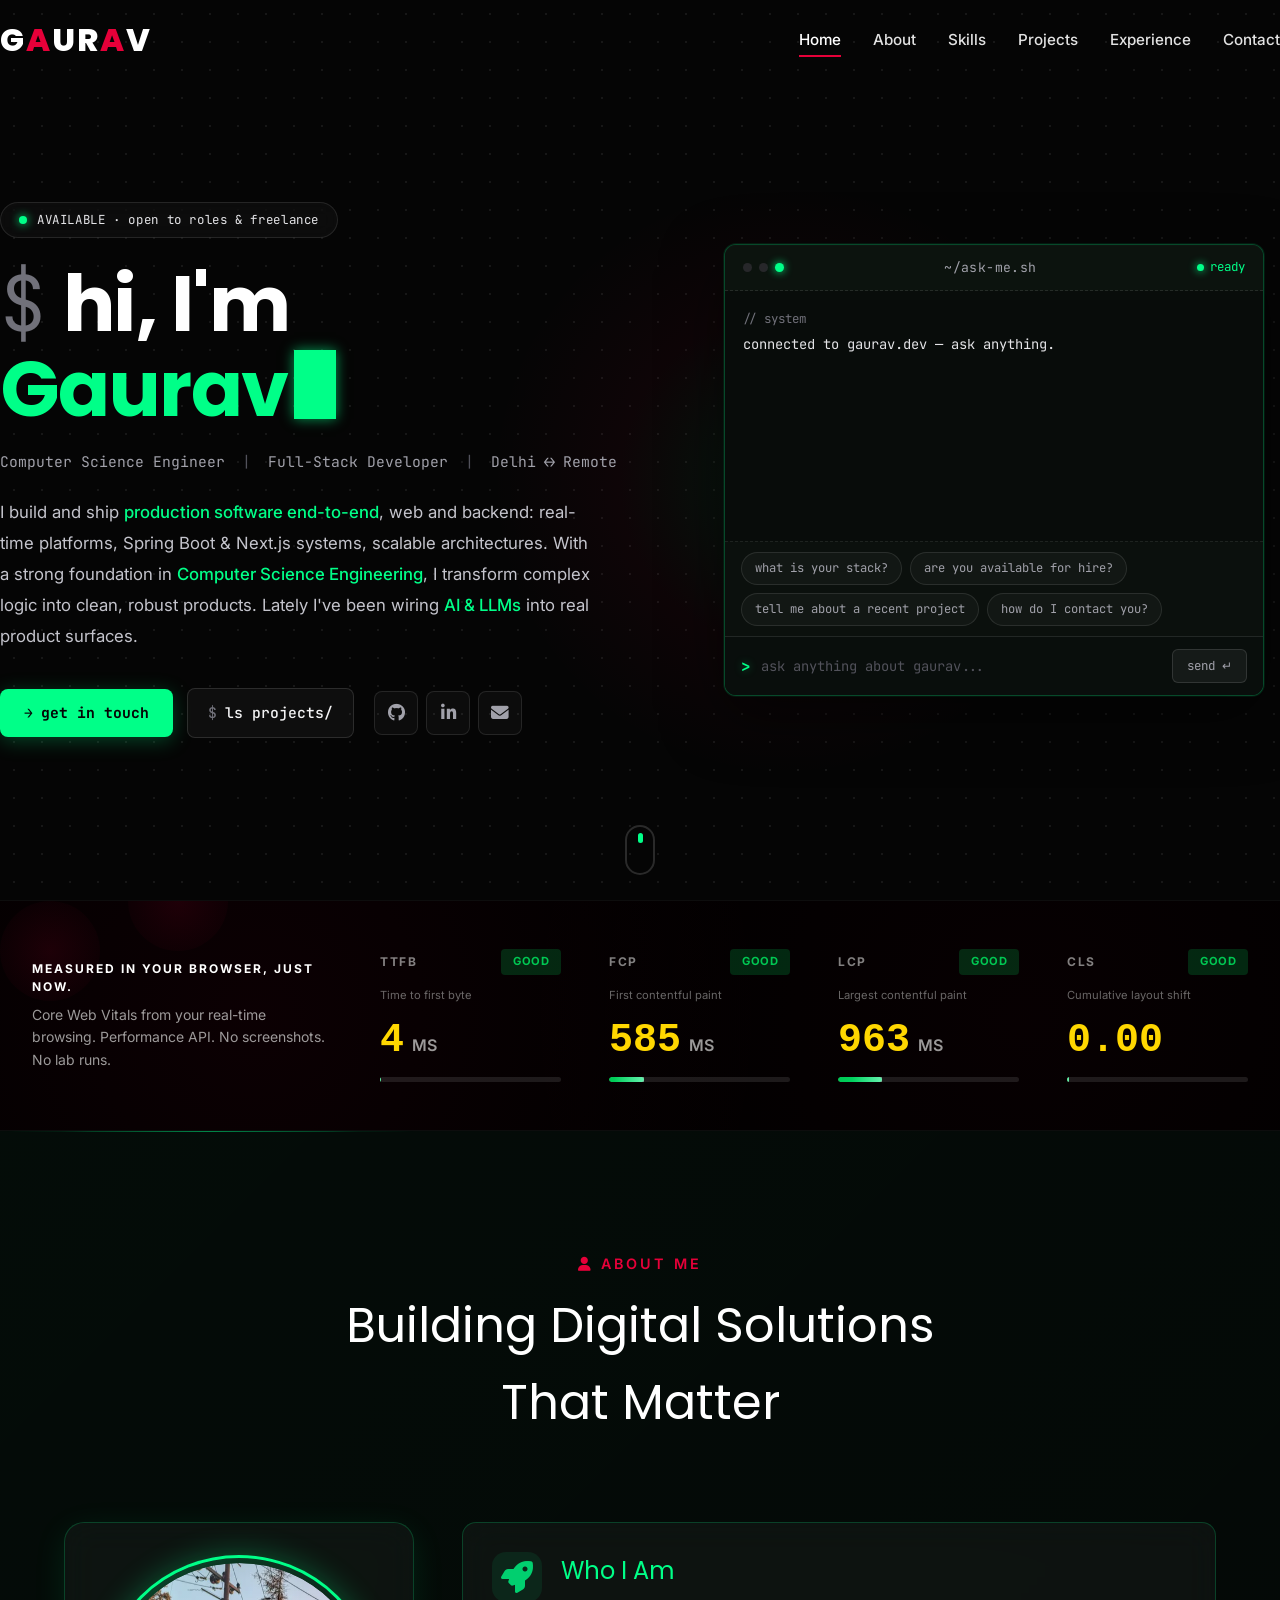
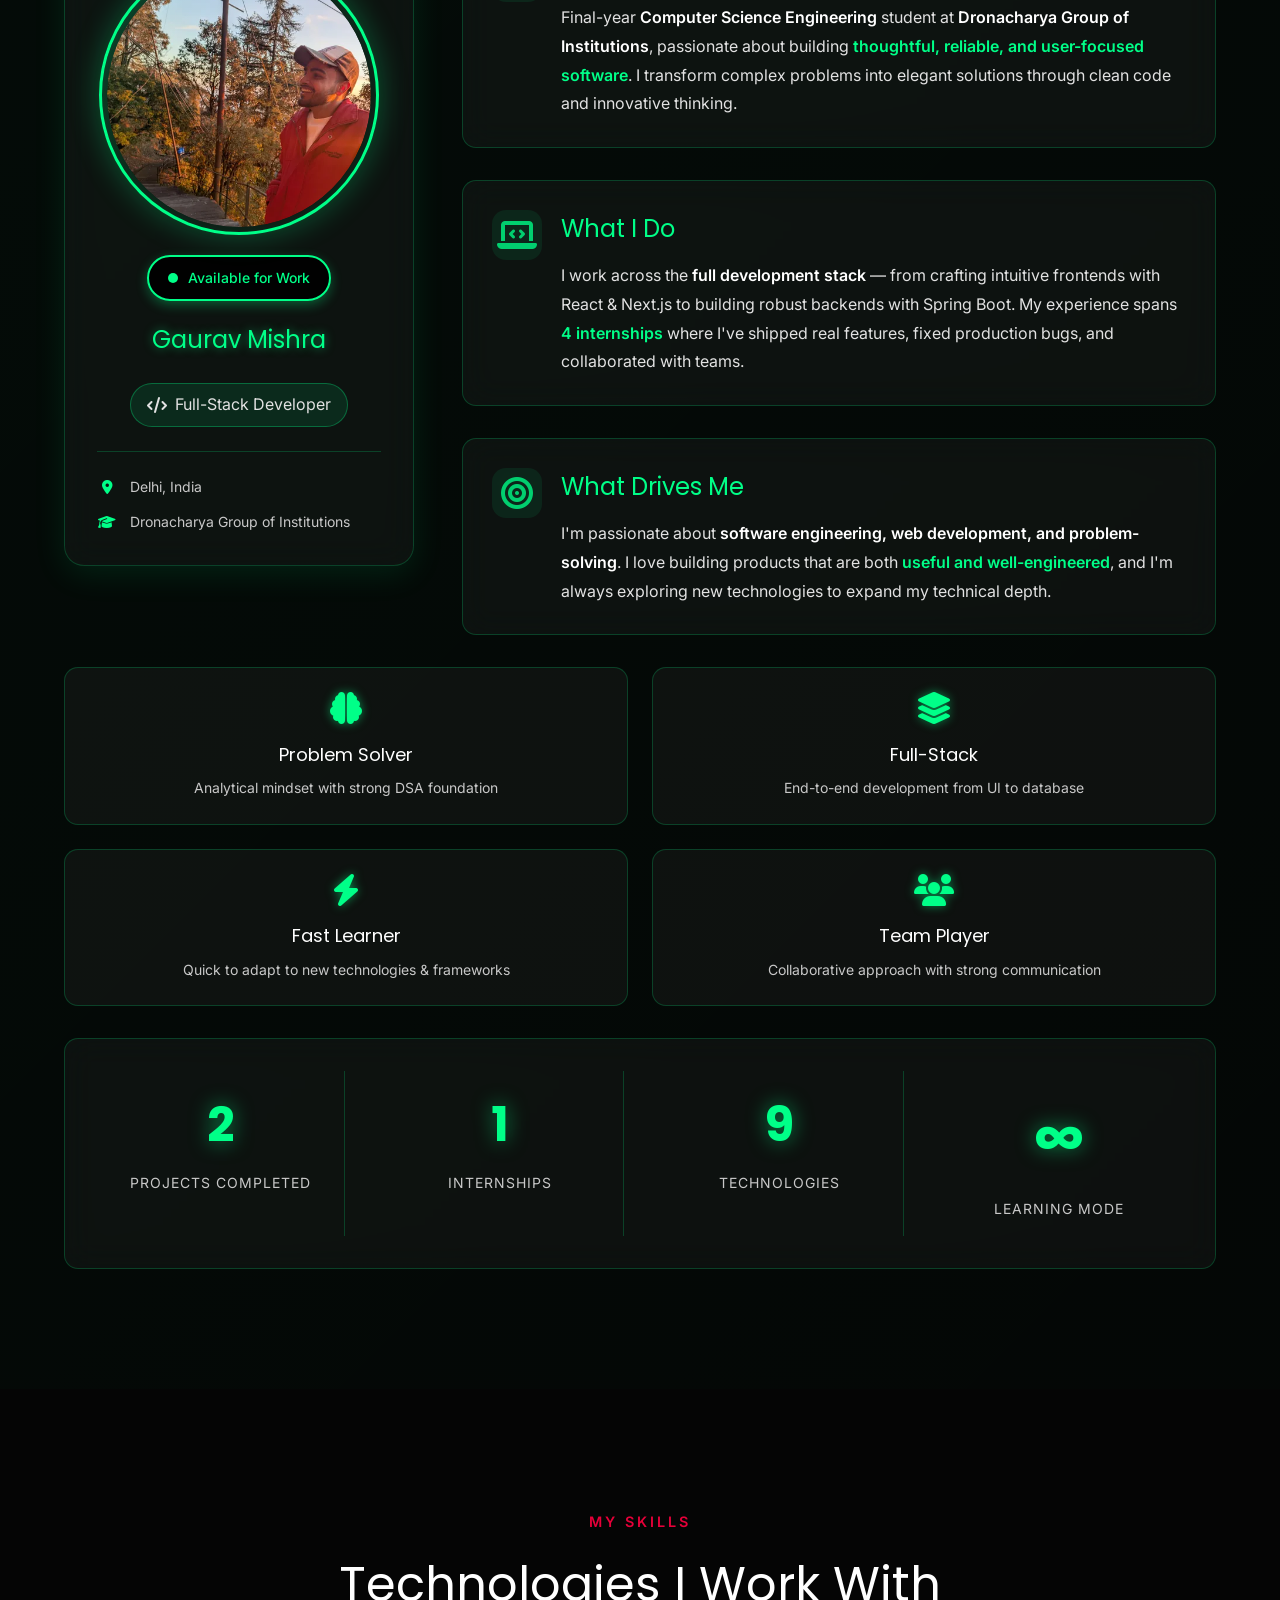
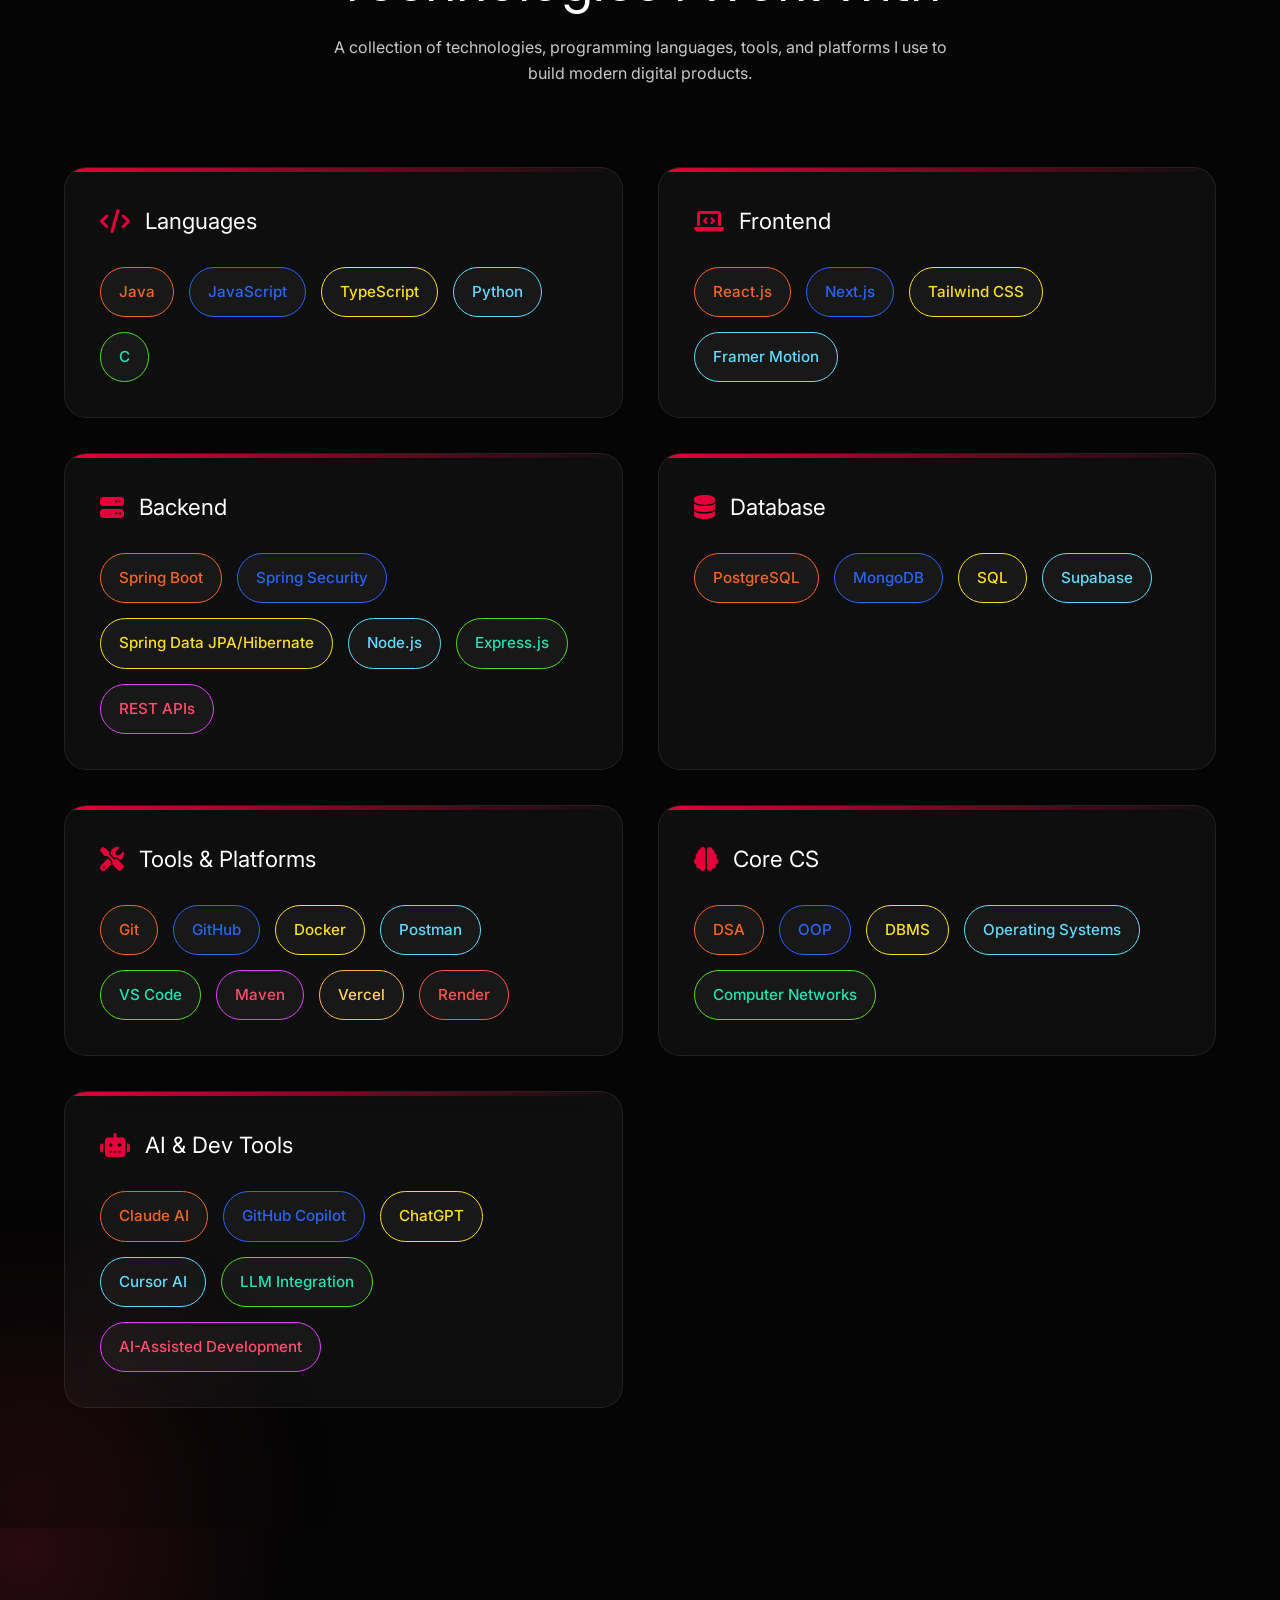
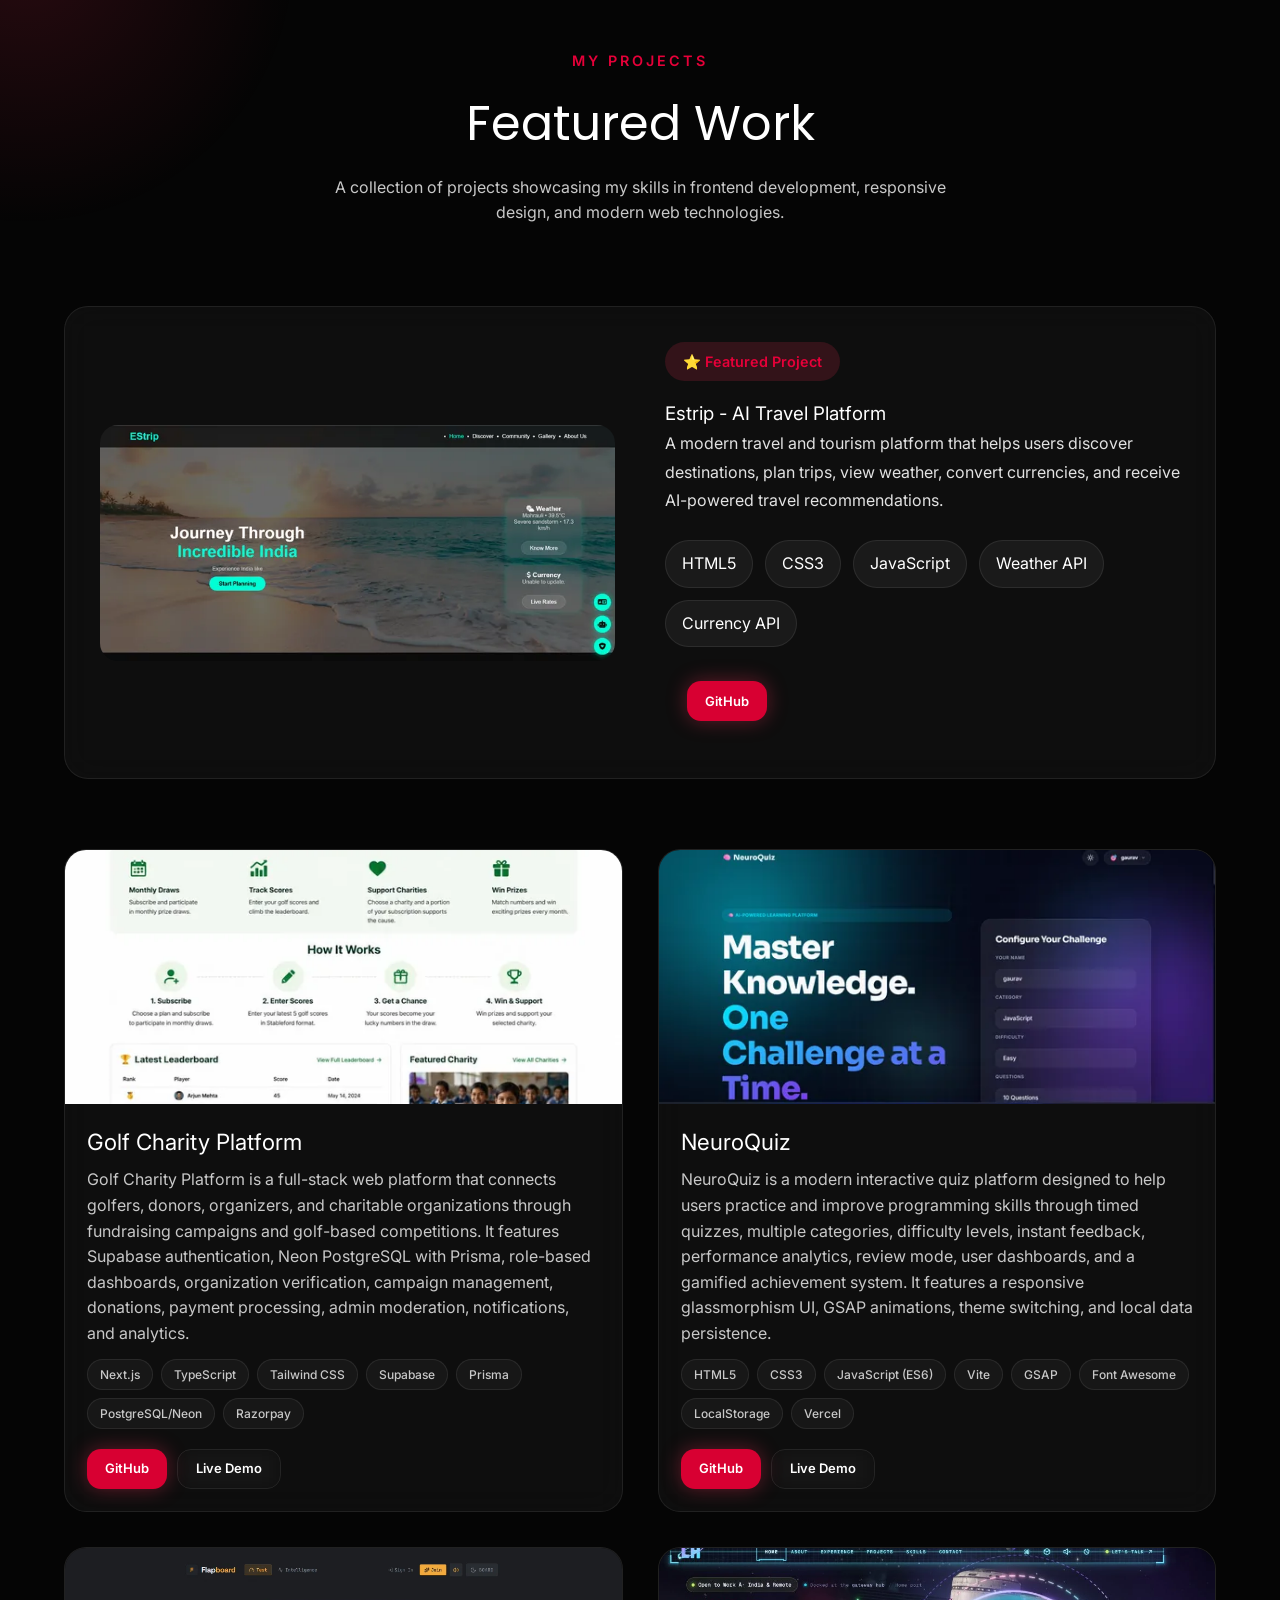
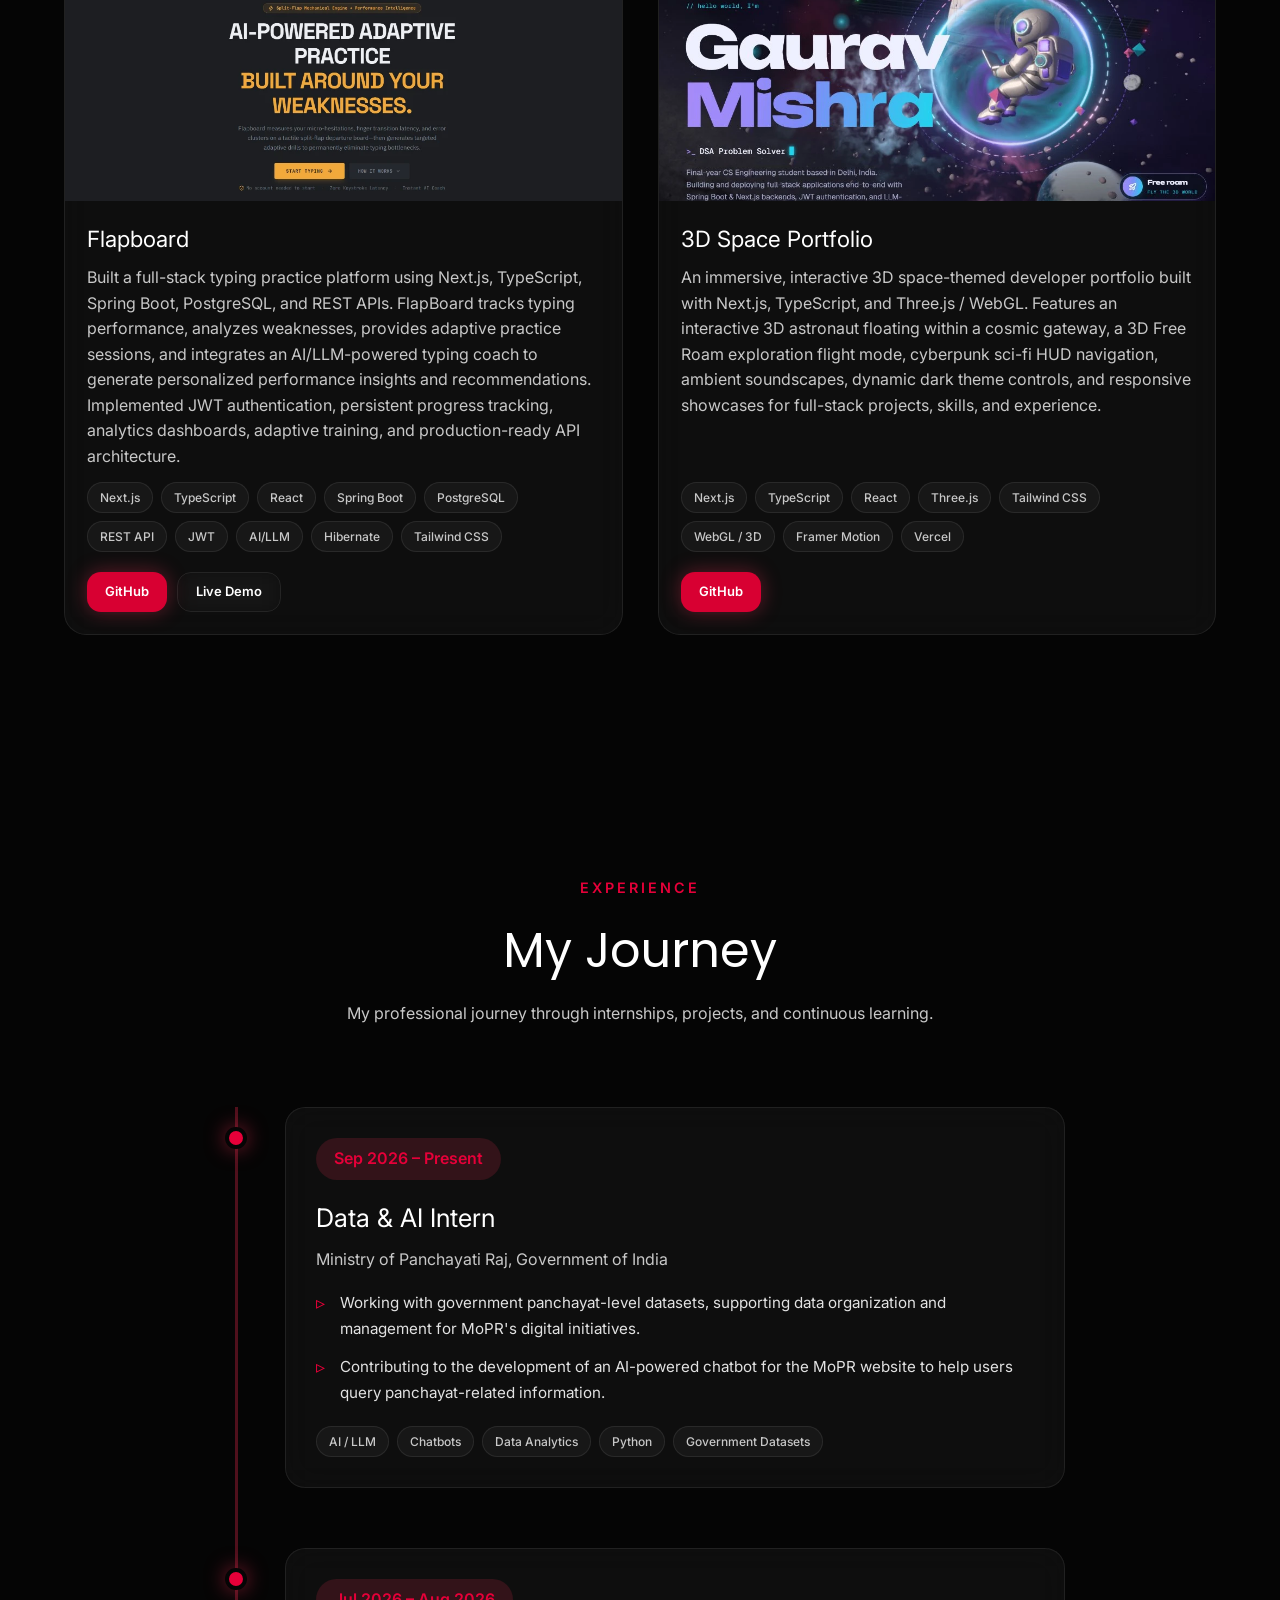
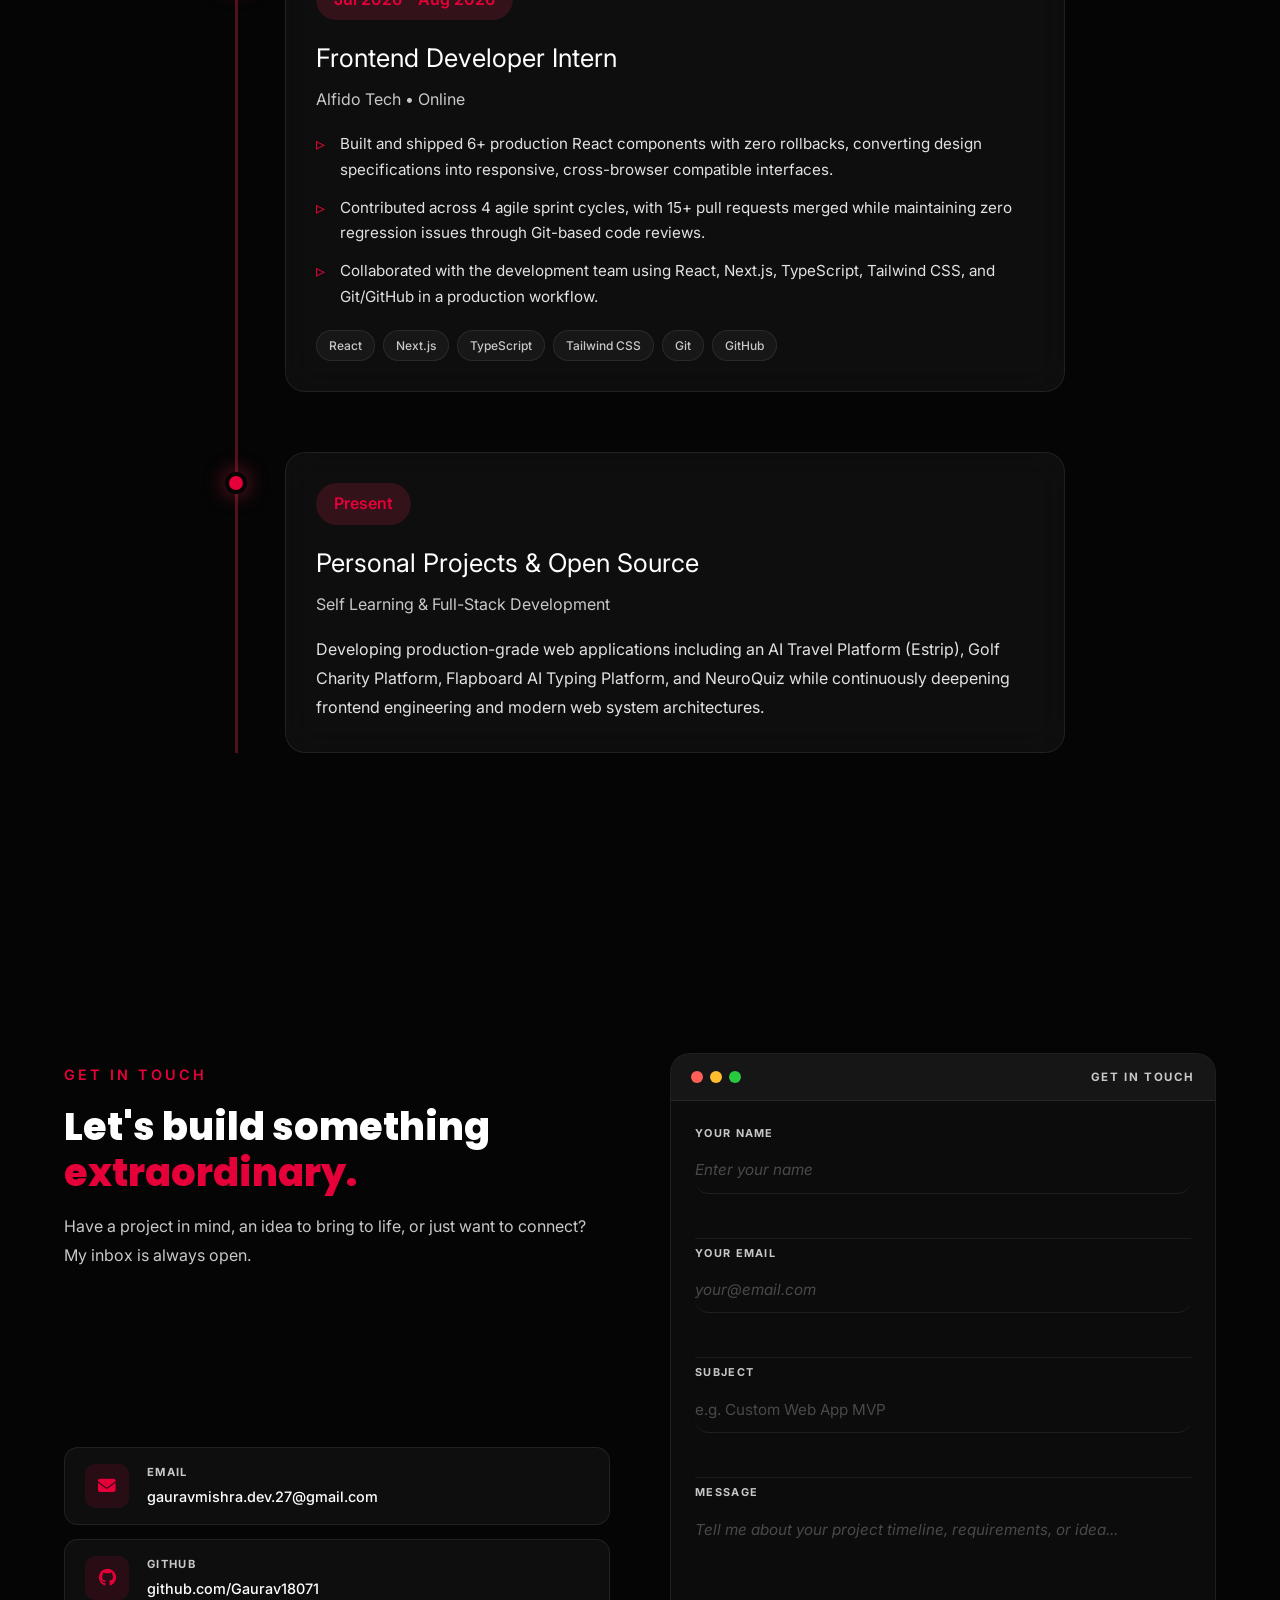
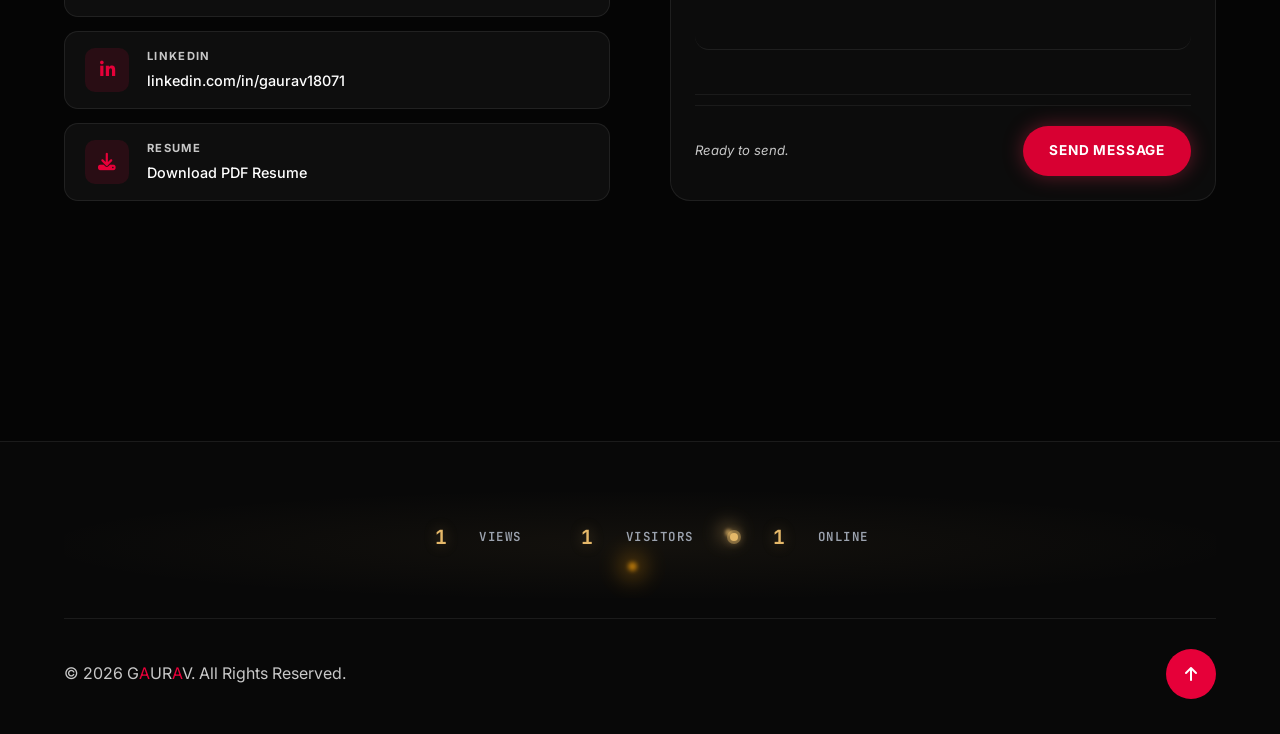
<file: index.html>
<!DOCTYPE html>
<html lang="en">

<head>

    <!-- ==========================================
                    META TAGS
    =========================================== -->

    <meta charset="UTF-8">
    <meta http-equiv="X-UA-Compatible" content="IE=edge">
    <meta name="viewport" content="width=device-width, initial-scale=1.0">

    <!-- ==========================================
                    SEO
    =========================================== -->

    <title>Gaurav Mishra | Computer Science Engineer</title>

    <meta name="description"
        content="Portfolio of Gaurav Mishra - Computer Science Engineer and Frontend Developer specializing in responsive and modern web applications.">

    <meta name="keywords"
        content="Gaurav Mishra, Portfolio, Frontend Developer, Computer Science Engineer, Web Developer, HTML, CSS, JavaScript">

    <meta name="author" content="Gaurav Mishra">

    <meta name="theme-color" content="#d80032">

    <!-- ==========================================
                    OPEN GRAPH
    =========================================== -->

    <meta property="og:type" content="website">

    <meta property="og:title" content="Gaurav Mishra | Frontend Developer">

    <meta property="og:description" content="Explore my portfolio, projects and resume.">

    <meta property="og:image" content="https://gaurav-portfolio-ea7.pages.dev/assets/preview.jpg">

    <meta property="og:image:width" content="1200">

    <meta property="og:image:height" content="630">

    <meta property="og:url" content="https://gaurav-portfolio-ea7.pages.dev">

    <meta property="og:site_name" content="Gaurav Mishra Portfolio">

    <meta property="og:locale" content="en_US">

    <!-- ==========================================
                    TWITTER CARD
    =========================================== -->

    <meta name="twitter:card" content="summary_large_image">

    <meta name="twitter:title" content="Gaurav Mishra | Frontend Developer">

    <meta name="twitter:description" content="Frontend Developer Portfolio | Projects | Resume | Contact">

    <meta name="twitter:image" content="https://gaurav-portfolio-ea7.pages.dev/assets/preview.jpg">

    <!-- ==========================================
                    FAVICON
    =========================================== -->

    <link rel="icon" href="./assets/favicon.ico" type="image/x-icon">

    <link rel="manifest" href="./manifest.json">

    <meta name="apple-mobile-web-app-capable" content="yes">
    <meta name="apple-mobile-web-app-status-bar-style" content="black-translucent">
    <meta name="apple-mobile-web-app-title" content="Gaurav">

    <link rel="canonical" href="https://gaurav-portfolio-ea7.pages.dev">

    <meta name="robots" content="index, follow">

    <!-- ==========================================
                    GOOGLE FONTS
    =========================================== -->

    <link rel="preconnect" href="https://fonts.googleapis.com">
    <link rel="preconnect" href="https://fonts.gstatic.com" crossorigin>
    <link href="https://fonts.googleapis.com/css2?family=Inter:wght@400;500;600;700&family=JetBrains+Mono:wght@400;500;600;700&family=Poppins:wght@600;700;800&display=swap" rel="stylesheet">

    <!-- ==========================================
                    FONT AWESOME
    =========================================== -->

    <link rel="preconnect" href="https://cdnjs.cloudflare.com" crossorigin>
    <link rel="preload" href="https://cdnjs.cloudflare.com/ajax/libs/font-awesome/6.7.2/webfonts/fa-solid-900.woff2"
        as="font" type="font/woff2" crossorigin>
    <link rel="preload" href="https://cdnjs.cloudflare.com/ajax/libs/font-awesome/6.7.2/webfonts/fa-brands-400.woff2"
        as="font" type="font/woff2" crossorigin>
    <link rel="stylesheet" href="https://cdnjs.cloudflare.com/ajax/libs/font-awesome/6.7.2/css/all.min.css">

    <!-- ==========================================
                    CSS FILES
    =========================================== -->

    <link rel="stylesheet" href="css/bundle.css?v=1.2">
    <link rel="stylesheet" href="css/about.css">
    <link rel="stylesheet" href="css/hero.css">
    <link rel="stylesheet" href="css/contact.css">
    <link rel="stylesheet" href="css/performance-section.css">
    <link rel="stylesheet" href="css/visitor-counter.css">


    <!-- ==========================================
                    STRUCTURED DATA
    =========================================== -->

    <script type="application/ld+json">
    {
        "@context": "https://schema.org",
        "@type": "Person",
        "name": "Gaurav Mishra",
        "url": "https://gaurav-portfolio-ea7.pages.dev",
        "image": "https://gaurav-portfolio-ea7.pages.dev/assets/preview.jpg",
        "jobTitle": "Computer Science Engineer & Software Developer",
        "description": "Computer Science Engineer and Software Developer specializing in responsive and modern web applications.",
        "email": "gauravmishra.dev.27@gmail.com",
        "telephone": "+91-9717067268",
        "address": {
            "@type": "PostalAddress",
            "addressLocality": "Delhi",
            "postalCode": "110084",
            "addressCountry": "IN"
        },
        "sameAs": [
            "https://github.com/Gaurav18071",
            "https://in.linkedin.com/in/gaurav18071"
        ]
    }
    </script>
</head>


<body>
    <a href="#main-content" class="skip-link">Skip to main content</a>


    <!-- ==========================================
                LOADER
========================================== -->

    <div id="loader">

        <div class="loader-content">

            <div class="loader-logo">

                G<span>A</span>UR<span>A</span>V

            </div>

            <div class="loader-bar">

                <span></span>

            </div>

        </div>

    </div>

    <!-- Scroll Progress -->

    <div id="progress-bar" role="progressbar" aria-label="Page scroll progress" aria-valuemin="0" aria-valuemax="100"
        aria-valuenow="0"></div>

    <!-- ================= HEADER ================= -->

    <header id="header" class="header">

        <nav class="navbar">

            <a href="#home" class="logo">
                G<span>A</span>UR<span>A</span>V
            </a>

            <ul class="nav-menu" id="nav-menu">

                <li><a href="#home" class="nav-link">Home</a></li>

                <li><a href="#about" class="nav-link">About</a></li>

                <li><a href="#skills" class="nav-link">Skills</a></li>

                <li><a href="#projects" class="nav-link">Projects</a></li>

                <li><a href="#experience" class="nav-link">Experience</a></li>

                <li><a href="#contact" class="nav-link">Contact</a></li>

            </ul>

            <button type="button" class="hamburger" aria-label="Toggle navigation menu" aria-expanded="false"
                aria-controls="nav-menu">

                <span aria-hidden="true"></span>
                <span aria-hidden="true"></span>
                <span aria-hidden="true"></span>

            </button>

        </nav>

    </header>

    <!-- ================= MAIN ================= -->

    <main id="main-content">
        <!-- ==========================================
                HERO SECTION
========================================== -->

        <section class="hero section" id="home">

            <div class="container hero-container">

                <!-- ================= LEFT: HERO CONTENT ================= -->

                <div class="hero-content">

                    <!-- Status Pill -->
                    <div class="term-status-badge fade-up active" aria-label="Available for hire">
                        <span class="term-status-dot" aria-hidden="true"></span>
                        <span class="term-status-text">AVAILABLE &middot; open to roles &amp; freelance</span>
                    </div>

                    <!-- Title -->
                    <h1 class="term-hero-title fade-up active">
                        <span class="term-prompt-sym">$</span> hi, I'm<br>
                        <span class="term-hero-name">Gaurav</span><span class="term-block-cursor" aria-hidden="true"></span>
                    </h1>

                    <!-- Role -->
                    <p class="term-hero-role fade-up active">
                        Computer Science Engineer <span class="term-divider">|</span> Full-Stack Developer <span class="term-divider">|</span> Delhi &harr; Remote
                    </p>

                    <!-- Bio Description with Green Accents -->
                    <p class="term-hero-description fade-up active">
                        I build and ship <span class="term-accent-text">production software end-to-end</span>, web and backend:
                        real-time platforms, Spring Boot &amp; Next.js systems, scalable architectures.
                        With a strong foundation in <span class="term-accent-text">Computer Science Engineering</span>, I transform complex logic into clean, robust products.
                        Lately I've been wiring <span class="term-accent-text">AI &amp; LLMs</span> into real product surfaces.
                    </p>

                    <!-- Actions -->
                    <div class="term-hero-actions fade-up active">
                        <a href="#contact" class="btn-term-primary">
                            <span class="term-btn-arrow">&rarr;</span> get in touch
                        </a>
                        <a href="#projects" class="btn-term-secondary">
                            <span class="term-btn-prefix">$</span> ls projects/
                        </a>
                        <div class="term-social-dock">
                            <a href="https://github.com/Gaurav18071" target="_blank" rel="noopener noreferrer"
                                aria-label="Visit Gaurav on GitHub">
                                <i class="fab fa-github" aria-hidden="true"></i>
                            </a>
                            <a href="https://in.linkedin.com/in/gaurav18071" target="_blank" rel="noopener noreferrer"
                                aria-label="Connect with Gaurav on LinkedIn">
                                <i class="fab fa-linkedin-in" aria-hidden="true"></i>
                            </a>
                            <a href="mailto:gauravmishra.dev.27@gmail.com" target="_blank" rel="noopener noreferrer"
                                aria-label="Send email to Gaurav">
                                <i class="fas fa-envelope" aria-hidden="true"></i>
                            </a>
                        </div>
                    </div>

                </div>

                <!-- ================= RIGHT: INTERACTIVE TERMINAL ================= -->

                <div class="hero-terminal-wrapper fade-up active">

                    <div class="terminal-window" id="heroTerminalWindow">

                        <!-- Terminal Titlebar -->
                        <div class="terminal-titlebar">
                            <div class="terminal-controls" aria-hidden="true">
                                <span class="term-ctrl-dot dot-dim"></span>
                                <span class="term-ctrl-dot dot-dim"></span>
                                <span class="term-ctrl-dot dot-accent"></span>
                            </div>
                            <div class="terminal-filepath">
                                ~/ask-me.sh
                            </div>
                            <div class="terminal-live-status">
                                <span class="term-ready-dot" aria-hidden="true"></span>
                                <span>ready</span>
                            </div>
                        </div>

                        <!-- Terminal Output / Scroll Area -->
                        <div class="terminal-scroll-area" id="terminalScrollArea">
                            
                            <div class="terminal-system-banner">
                                <span class="term-comment">// system</span>
                                <div class="term-greeting">connected to gaurav.dev &mdash; ask anything.</div>
                            </div>

                            <!-- Dynamic Chat Output -->
                            <div class="terminal-conversation" id="terminalConversation"></div>

                        </div>

                        <!-- Suggestion Chips Row -->
                        <div class="terminal-quick-chips" id="terminalQuickChips">
                            <button type="button" class="term-chip" data-ask="what is your stack?">what is your stack?</button>
                            <button type="button" class="term-chip" data-ask="are you available for hire?">are you available for hire?</button>
                            <button type="button" class="term-chip" data-ask="tell me about a recent project">tell me about a recent project</button>
                            <button type="button" class="term-chip" data-ask="how do I contact you?">how do I contact you?</button>
                        </div>

                        <!-- Terminal Input Prompt -->
                        <form class="terminal-input-bar" id="terminalForm">
                            <span class="term-prompt-arrow" aria-hidden="true">&gt;</span>
                            <input type="text" id="terminalInput" class="term-cmd-input" 
                                placeholder="ask anything about gaurav..." autocomplete="off" spellcheck="false">
                            <button type="submit" class="term-submit-btn" aria-label="Send query">
                                send &#x21B5;
                            </button>
                        </form>

                    </div>

                </div>

            </div>

            <!-- Scroll Indicator -->

            <a href="#about" class="scroll-indicator" aria-label="Scroll to About section">

                <span aria-hidden="true"></span>

            </a>

        </section>

        <!-- ==========================================
                PERFORMANCE METRICS SECTION
========================================== -->

        <section class="performance-section">
            <div class="perf-decoration"></div>
            <div class="perf-decoration"></div>
            
            <div class="performance-container">
                <div class="perf-header">
                    <div class="perf-title">MEASURED IN YOUR BROWSER, JUST NOW.</div>
                    <div class="perf-subtitle">Core Web Vitals from your real-time browsing. Performance API. No screenshots. No lab runs.</div>
                </div>
                
                <div class="perf-grid">
                    <div class="perf-metric" data-perf-metric="ttfb">
                        <div class="perf-metric-header">
                            <span class="perf-label">TTFB</span>
                            <span class="perf-status good">GOOD</span>
                        </div>
                        <div class="perf-description">Time to first byte</div>
                        <div class="perf-value-wrapper">
                            <span class="perf-value loading">0</span>
                            <span class="perf-unit">ms</span>
                        </div>
                        <div class="perf-bar">
                            <div class="perf-bar-fill good" style="width: 0%"></div>
                        </div>
                    </div>
                    
                    <div class="perf-metric" data-perf-metric="fcp">
                        <div class="perf-metric-header">
                            <span class="perf-label">FCP</span>
                            <span class="perf-status good">GOOD</span>
                        </div>
                        <div class="perf-description">First contentful paint</div>
                        <div class="perf-value-wrapper">
                            <span class="perf-value loading">0</span>
                            <span class="perf-unit">ms</span>
                        </div>
                        <div class="perf-bar">
                            <div class="perf-bar-fill good" style="width: 0%"></div>
                        </div>
                    </div>
                    
                    <div class="perf-metric" data-perf-metric="lcp">
                        <div class="perf-metric-header">
                            <span class="perf-label">LCP</span>
                            <span class="perf-status good">GOOD</span>
                        </div>
                        <div class="perf-description">Largest contentful paint</div>
                        <div class="perf-value-wrapper">
                            <span class="perf-value loading">0</span>
                            <span class="perf-unit">ms</span>
                        </div>
                        <div class="perf-bar">
                            <div class="perf-bar-fill good" style="width: 0%"></div>
                        </div>
                    </div>
                    
                    <div class="perf-metric" data-perf-metric="cls">
                        <div class="perf-metric-header">
                            <span class="perf-label">CLS</span>
                            <span class="perf-status good">GOOD</span>
                        </div>
                        <div class="perf-description">Cumulative layout shift</div>
                        <div class="perf-value-wrapper">
                            <span class="perf-value loading">0.00</span>
                        </div>
                        <div class="perf-bar">
                            <div class="perf-bar-fill good" style="width: 0%"></div>
                        </div>
                    </div>
                </div>
            </div>
        </section>
        
        <!-- ==========================================
                ABOUT SECTION
========================================== -->

        <section class="about section" id="about">

            <div class="container">

                <div class="section-header">
                    <span class="section-subtitle">
                        <i class="fas fa-user"></i> About Me
                    </span>
                    <h2 class="section-title">
                        Building <span class="gradient-text">Digital Solutions</span><br/>That Matter
                    </h2>
                </div>

                <div class="about-grid">
                    
                    <!-- Profile Card -->
                    <div class="about-profile-card">
                        <div class="about-image-modern">
                            <div class="image-frame">
                                <picture>
                                    <source srcset="assets/gaurav2.webp" type="image/webp">
                                    <img src="assets/gaurav2.jpg" alt="Gaurav Mishra" width="360" height="479" loading="lazy" decoding="async">
                                </picture>
                                <div class="image-overlay"></div>
                            </div>
                        </div>

                        <div class="status-badge">
                            Available for Work
                        </div>
                        
                        <div class="profile-info">
                            <h3>Gaurav Mishra</h3>
                            <p class="role-badge">
                                <i class="fas fa-code"></i>
                                Full-Stack Developer
                            </p>
                            <div class="quick-stats">
                                <div class="quick-stat">
                                    <i class="fas fa-map-marker-alt"></i>
                                    <span>Delhi, India</span>
                                </div>
                                <div class="quick-stat">
                                    <i class="fas fa-graduation-cap"></i>
                                    <span>Dronacharya Group of Institutions</span>
                                </div>
                            </div>
                        </div>
                    </div>

                    <!-- Bio Content -->
                    <div class="about-bio">
                        <div class="bio-section">
                            <div class="bio-icon">
                                <i class="fas fa-rocket"></i>
                            </div>
                            <div class="bio-content">
                                <h4>Who I Am</h4>
                                <p>
                                    Final-year <strong>Computer Science Engineering</strong> student at <strong>Dronacharya Group of Institutions</strong>, 
                                    passionate about building <span class="highlight-text">thoughtful, reliable, and user-focused software</span>. 
                                    I transform complex problems into elegant solutions through clean code and innovative thinking.
                                </p>
                            </div>
                        </div>

                        <div class="bio-section">
                            <div class="bio-icon">
                                <i class="fas fa-laptop-code"></i>
                            </div>
                            <div class="bio-content">
                                <h4>What I Do</h4>
                                <p>
                                    I work across the <strong>full development stack</strong> — from crafting intuitive frontends 
                                    with React & Next.js to building robust backends with Spring Boot. My experience spans 
                                    <span class="highlight-text">4 internships</span> where I've shipped real features, 
                                    fixed production bugs, and collaborated with teams.
                                </p>
                            </div>
                        </div>

                        <div class="bio-section">
                            <div class="bio-icon">
                                <i class="fas fa-bullseye"></i>
                            </div>
                            <div class="bio-content">
                                <h4>What Drives Me</h4>
                                <p>
                                    I'm passionate about <strong>software engineering, web development, and problem-solving</strong>. 
                                    I love building products that are both <span class="highlight-text">useful and well-engineered</span>, 
                                    and I'm always exploring new technologies to expand my technical depth.
                                </p>
                            </div>
                        </div>
                    </div>

                </div>

                <!-- Key Highlights -->
                <div class="about-highlights-modern">
                    <div class="highlight-card">
                        <div class="highlight-icon">
                            <i class="fas fa-brain"></i>
                        </div>
                        <h4>Problem Solver</h4>
                        <p>Analytical mindset with strong DSA foundation</p>
                    </div>

                    <div class="highlight-card">
                        <div class="highlight-icon">
                            <i class="fas fa-layer-group"></i>
                        </div>
                        <h4>Full-Stack</h4>
                        <p>End-to-end development from UI to database</p>
                    </div>

                    <div class="highlight-card">
                        <div class="highlight-icon">
                            <i class="fas fa-bolt"></i>
                        </div>
                        <h4>Fast Learner</h4>
                        <p>Quick to adapt to new technologies & frameworks</p>
                    </div>

                    <div class="highlight-card">
                        <div class="highlight-icon">
                            <i class="fas fa-users"></i>
                        </div>
                        <h4>Team Player</h4>
                        <p>Collaborative approach with strong communication</p>
                    </div>
                </div>

                <!-- Stats -->
                <div class="about-stats-modern">
                    <div class="stat-item">
                        <div class="stat-value" data-count="6">0</div>
                        <div class="stat-label">Projects Completed</div>
                    </div>
                    <div class="stat-item">
                        <div class="stat-value" data-count="4">0</div>
                        <div class="stat-label">Internships</div>
                    </div>
                    <div class="stat-item">
                        <div class="stat-value" data-count="20">0</div>
                        <div class="stat-label">Technologies</div>
                    </div>
                    <div class="stat-item">
                        <div class="stat-value-special">∞</div>
                        <div class="stat-label">Learning Mode</div>
                    </div>
                </div>

            </div>

        </section>

        <!-- ==========================================
                SKILLS SECTION
========================================== -->

        <section class="skills section" id="skills">

            <div class="container">

                <div class="section-header">

                    <span class="section-subtitle">
                        My Skills
                    </span>

                    <h2 class="section-title">
                        Technologies I Work With
                    </h2>

                    <p class="section-description">
                        A collection of technologies, programming languages, tools,
                        and platforms I use to build modern digital products.
                    </p>

                </div>


                <div class="skills-grid">

                    <!-- Languages -->

                    <div class="skill-card glass-card">

                        <div class="card-title">

                            <i class="fas fa-code"></i>

                            <h3>Languages</h3>

                        </div>

                        <div class="skill-tags">

                            <span class="skill-pill">Java</span>

                            <span class="skill-pill">JavaScript</span>

                            <span class="skill-pill">TypeScript</span>

                            <span class="skill-pill">Python</span>

                            <span class="skill-pill">C</span>

                        </div>

                    </div>


                    <!-- Frontend -->

                    <div class="skill-card glass-card">

                        <div class="card-title">

                            <i class="fas fa-laptop-code"></i>

                            <h3>Frontend</h3>

                        </div>

                        <div class="skill-tags">

                            <span class="skill-pill">React.js</span>

                            <span class="skill-pill">Next.js</span>

                            <span class="skill-pill">Tailwind CSS</span>

                            <span class="skill-pill">Framer Motion</span>

                        </div>

                    </div>


                    <!-- Backend -->

                    <div class="skill-card glass-card">

                        <div class="card-title">

                            <i class="fas fa-server"></i>

                            <h3>Backend</h3>

                        </div>

                        <div class="skill-tags">

                            <span class="skill-pill">Spring Boot</span>

                            <span class="skill-pill">Spring Security</span>

                            <span class="skill-pill">Spring Data JPA/Hibernate</span>

                            <span class="skill-pill">Node.js</span>

                            <span class="skill-pill">Express.js</span>

                            <span class="skill-pill">REST APIs</span>

                        </div>

                    </div>


                    <!-- Database -->

                    <div class="skill-card glass-card">

                        <div class="card-title">

                            <i class="fas fa-database"></i>

                            <h3>Database</h3>

                        </div>

                        <div class="skill-tags">

                            <span class="skill-pill">PostgreSQL</span>

                            <span class="skill-pill">MongoDB</span>

                            <span class="skill-pill">SQL</span>

                            <span class="skill-pill">Supabase</span>

                        </div>

                    </div>


                    <!-- Tools -->

                    <div class="skill-card glass-card">

                        <div class="card-title">

                            <i class="fas fa-screwdriver-wrench"></i>

                            <h3>Tools &amp; Platforms</h3>

                        </div>

                        <div class="skill-tags">

                            <span class="skill-pill">Git</span>

                            <span class="skill-pill">GitHub</span>

                            <span class="skill-pill">Docker</span>

                            <span class="skill-pill">Postman</span>

                            <span class="skill-pill">VS Code</span>

                            <span class="skill-pill">Maven</span>

                            <span class="skill-pill">Vercel</span>

                            <span class="skill-pill">Render</span>

                        </div>

                    </div>

                    <!-- Core CS -->

                    <div class="skill-card glass-card">

                        <div class="card-title">

                            <i class="fas fa-brain"></i>

                            <h3>Core CS</h3>

                        </div>

                        <div class="skill-tags">

                            <span class="skill-pill">DSA</span>

                            <span class="skill-pill">OOP</span>

                            <span class="skill-pill">DBMS</span>

                            <span class="skill-pill">Operating Systems</span>

                            <span class="skill-pill">Computer Networks</span>

                        </div>

                    </div>

                    <!-- AI & Development Tools -->

                    <div class="skill-card glass-card">

                        <div class="card-title">

                            <i class="fas fa-robot"></i>

                            <h3>AI & Dev Tools</h3>

                        </div>

                        <div class="skill-tags">

                            <span class="skill-pill">Claude AI</span>

                            <span class="skill-pill">GitHub Copilot</span>

                            <span class="skill-pill">ChatGPT</span>

                            <span class="skill-pill">Cursor AI</span>

                            <span class="skill-pill">LLM Integration</span>

                            <span class="skill-pill">AI-Assisted Development</span>

                        </div>

                    </div>

                </div>

        </section>

        <!-- Projects -->
        <!-- ==========================================
                PROJECTS SECTION
========================================== -->

        <section class="projects section" id="projects">

            <div class="container">

                <div class="section-header">

                    <span class="section-subtitle">
                        My Projects
                    </span>

                    <h2 class="section-title">
                        Featured Work
                    </h2>

                    <p class="section-description">
                        A collection of projects showcasing my skills in frontend
                        development, responsive design, and modern web technologies.
                    </p>

                </div>

                <!-- Featured Project -->

                <div class="featured-project glass-card">

                    <div class="featured-image">

                        <picture>
                            <source srcset="assets/estrip.webp" type="image/webp">
                            <img src="assets/estrip.jpg" alt="Estrip AI travel platform dashboard preview" width="1200"
                                height="550" loading="lazy" decoding="async">
                        </picture>

                    </div>

                    <div class="featured-content">

                        <span class="project-tag">
                            ⭐ Featured Project
                        </span>

                        <h3>Estrip - AI Travel Platform</h3>

                        <p>

                            A modern travel and tourism platform that helps users
                            discover destinations, plan trips, view weather,
                            convert currencies, and receive AI-powered travel
                            recommendations.

                        </p>

                        <div class="tech-stack">

                            <span>HTML5</span>
                            <span>CSS3</span>
                            <span>JavaScript</span>
                            <span>Weather API</span>
                            <span>Currency API</span>

                        </div>

                        <div class="project-buttons">

                            <a href="https://github.com/Gaurav18071/Estrip" target="_blank" rel="noopener noreferrer"
                                class="btn btn-primary"
                                aria-label="View Estrip AI Travel Platform repository on GitHub">
                                GitHub
                            </a>

                        </div>

                    </div>

                </div>

                <!-- Project Grid -->

                <div class="project-grid">

                    <!-- Golf Charity Platform -->

                    <article class="project-card glass-card">

                        <div class="project-card__media">
                            <picture>
                                <source srcset="assets/golf-course.webp" type="image/webp">
                                <img src="assets/golf-course.jpg" alt="Golf Charity Platform landing page screenshot"
                                    width="600" height="273" loading="lazy" decoding="async">
                            </picture>
                        </div>

                        <h3>Golf Charity Platform</h3>

                        <p>
                            Golf Charity Platform is a full-stack web platform that connects golfers, donors,
                            organizers, and charitable organizations through fundraising campaigns and golf-based
                            competitions. It features Supabase authentication, Neon PostgreSQL with Prisma, role-based
                            dashboards, organization verification, campaign management, donations, payment processing,
                            admin moderation, notifications, and analytics.
                        </p>

                        <div class="tech-stack project-card-tech">
                            <span>Next.js</span>
                            <span>TypeScript</span>
                            <span>Tailwind CSS</span>
                            <span>Supabase</span>
                            <span>Prisma</span>
                            <span>PostgreSQL/Neon</span>
                            <span>Razorpay</span>
                        </div>

                        <div class="project-card-buttons">
                            <a href="https://github.com/Gaurav18071" target="_blank" rel="noopener noreferrer"
                                class="btn btn-primary"
                                aria-label="View Golf Charity Platform repository on GitHub">GitHub</a>
                            <a href="https://golf-platform-gn.vercel.app" target="_blank" rel="noopener noreferrer"
                                class="btn btn-outline" aria-label="Visit Golf Charity Platform live demo">Live Demo</a>
                        </div>

                    </article>

                    <!-- NeuroQuiz -->

                    <article class="project-card glass-card">

                        <div class="project-card__media">
                            <picture>
                                <source srcset="assets/quiz.webp" type="image/webp">
                                <img src="assets/quiz.jpg" alt="NeuroQuiz interactive quiz platform screenshot"
                                    width="600" height="273" loading="lazy" decoding="async">
                            </picture>
                        </div>

                        <h3>NeuroQuiz</h3>

                        <p>
                            NeuroQuiz is a modern interactive quiz platform designed to help users practice and improve
                            programming skills through timed quizzes, multiple categories, difficulty levels, instant
                            feedback, performance analytics, review mode, user dashboards, and a gamified achievement
                            system. It features a responsive glassmorphism UI, GSAP animations, theme switching, and
                            local data persistence.
                        </p>

                        <div class="tech-stack project-card-tech">
                            <span>HTML5</span>
                            <span>CSS3</span>
                            <span>JavaScript (ES6)</span>
                            <span>Vite</span>
                            <span>GSAP</span>
                            <span>Font Awesome</span>
                            <span>LocalStorage</span>
                            <span>Vercel</span>
                        </div>

                        <div class="project-card-buttons">
                            <a href="https://github.com/Gaurav18071/NeuroQuiz" target="_blank" rel="noopener noreferrer"
                                class="btn btn-primary" aria-label="View NeuroQuiz repository on GitHub">GitHub</a>
                            <a href="https://neuroquiz-g.vercel.app/" target="_blank" rel="noopener noreferrer"
                                class="btn btn-outline" aria-label="Visit NeuroQuiz live demo">Live Demo</a>
                        </div>

                    </article>

                    <!-- Flapboard -->

                    <article class="project-card glass-card">

                        <div class="project-card__media">
                            <picture>
                                <source srcset="assets/flapboard.webp" type="image/webp">
                                <img src="assets/flapboard.png"
                                    alt="Flapboard AI-powered adaptive typing practice platform screenshot" width="1024"
                                    height="469" loading="lazy" decoding="async">
                            </picture>
                        </div>

                        <h3>Flapboard</h3>

                        <p>
                            Built a full-stack typing practice platform using Next.js, TypeScript, Spring Boot,
                            PostgreSQL, and REST APIs. FlapBoard tracks typing performance, analyzes weaknesses,
                            provides adaptive practice sessions, and integrates an AI/LLM-powered typing coach to
                            generate personalized performance insights and recommendations. Implemented JWT
                            authentication, persistent progress tracking, analytics dashboards, adaptive training, and
                            production-ready API architecture.
                        </p>

                        <div class="tech-stack project-card-tech">
                            <span>Next.js</span>
                            <span>TypeScript</span>
                            <span>React</span>
                            <span>Spring Boot</span>
                            <span>PostgreSQL</span>
                            <span>REST API</span>
                            <span>JWT</span>
                            <span>AI/LLM</span>
                            <span>Hibernate</span>
                            <span>Tailwind CSS</span>
                        </div>

                        <div class="project-card-buttons">
                            <a href="https://github.com/Gaurav18071/typingMaster" target="_blank"
                                rel="noopener noreferrer" class="btn btn-primary"
                                aria-label="View Flapboard Typing Platform repository on GitHub">GitHub</a>
                            <a href="https://typing-master-pied.vercel.app/" target="_blank" rel="noopener noreferrer"
                                class="btn btn-outline" aria-label="Visit Flapboard live demo">Live Demo</a>
                        </div>

                    </article>

                    <!-- 3D Space Portfolio -->

                    <article class="project-card glass-card">

                        <div class="project-card__media">
                            <picture>
                                <source srcset="assets/portfolio.webp" type="image/webp">
                                <img src="assets/portfolio.jpg" alt="3D Space Developer Portfolio website screenshot"
                                    width="1024" height="508" loading="lazy" decoding="async">
                            </picture>
                        </div>

                        <h3>3D Space Portfolio</h3>

                        <p>
                            An immersive, interactive 3D space-themed developer portfolio built with Next.js, TypeScript, and Three.js / WebGL. Features an interactive 3D astronaut floating within a cosmic gateway, a 3D Free Roam exploration flight mode, cyberpunk sci-fi HUD navigation, ambient soundscapes, dynamic dark theme controls, and responsive showcases for full-stack projects, skills, and experience.
                        </p>

                        <div class="tech-stack project-card-tech">
                            <span>Next.js</span>
                            <span>TypeScript</span>
                            <span>React</span>
                            <span>Three.js</span>
                            <span>Tailwind CSS</span>
                            <span>WebGL / 3D</span>
                            <span>Framer Motion</span>
                            <span>Vercel</span>
                        </div>

                        <div class="project-card-buttons">
                            <a href="https://github.com/Gaurav18071/Gaurav-portfolio-space" target="_blank" rel="noopener noreferrer"
                                class="btn btn-primary"
                                aria-label="View 3D Space Portfolio repository on GitHub">GitHub</a>
                        </div>

                    </article>

                </div>

            </div>

        </section>

        <!-- Experience -->
        <!-- ==========================================
                EXPERIENCE SECTION
========================================== -->

        <section class="experience section" id="experience">

            <div class="container">

                <div class="section-header">

                    <span class="section-subtitle">
                        Experience
                    </span>

                    <h2 class="section-title">
                        My Journey
                    </h2>

                    <p class="section-description">
                        My professional journey through internships, projects, and
                        continuous learning.
                    </p>

                </div>

                <div class="timeline">

                    <!-- Internship - Ministry of Panchayati Raj -->

                    <div class="timeline-item">

                        <div class="timeline-dot"></div>

                        <div class="timeline-content glass-card">

                            <span class="timeline-date">
                                Sep 2026 – Present
                            </span>

                            <h3>
                                Data &amp; AI Intern
                            </h3>

                            <h4>
                                Ministry of Panchayati Raj, Government of India
                            </h4>

                            <ul class="timeline-list">
                                <li>Working with government panchayat-level datasets, supporting data organization and
                                    management for MoPR's digital initiatives.</li>
                                <li>Contributing to the development of an AI-powered chatbot for the MoPR website to
                                    help users query panchayat-related information.</li>
                            </ul>

                            <div class="timeline-tech">
                                <span>AI / LLM</span>
                                <span>Chatbots</span>
                                <span>Data Analytics</span>
                                <span>Python</span>
                                <span>Government Datasets</span>
                            </div>

                        </div>

                    </div>

                    <!-- Internship - Alfido Tech -->

                    <div class="timeline-item">

                        <div class="timeline-dot"></div>

                        <div class="timeline-content glass-card">

                            <span class="timeline-date">
                                Jul 2026 – Aug 2026
                            </span>

                            <h3>
                                Frontend Developer Intern
                            </h3>

                            <h4>
                                Alfido Tech • Online
                            </h4>

                            <ul class="timeline-list">
                                <li>Built and shipped 6+ production React components with zero rollbacks, converting
                                    design specifications into responsive, cross-browser compatible interfaces.</li>
                                <li>Contributed across 4 agile sprint cycles, with 15+ pull requests merged while
                                    maintaining zero regression issues through Git-based code reviews.</li>
                                <li>Collaborated with the development team using React, Next.js, TypeScript, Tailwind
                                    CSS, and Git/GitHub in a production workflow.</li>
                            </ul>

                            <div class="timeline-tech">
                                <span>React</span>
                                <span>Next.js</span>
                                <span>TypeScript</span>
                                <span>Tailwind CSS</span>
                                <span>Git</span>
                                <span>GitHub</span>
                            </div>

                        </div>

                    </div>

                    <!-- Personal Projects & Self Learning -->

                    <div class="timeline-item">

                        <div class="timeline-dot"></div>

                        <div class="timeline-content glass-card">

                            <span class="timeline-date">
                                Present
                            </span>

                            <h3>
                                Personal Projects &amp; Open Source
                            </h3>

                            <h4>
                                Self Learning &amp; Full-Stack Development
                            </h4>

                            <p>
                                Developing production-grade web applications including an AI Travel Platform (Estrip),
                                Golf Charity Platform, Flapboard AI Typing Platform, and NeuroQuiz while continuously
                                deepening frontend engineering and modern web system architectures.
                            </p>

                        </div>

                    </div>

                </div>

            </div>

        </section>


        <!-- ==========================================
                CONTACT SECTION (Merged)
========================================== -->

        <section class="contact section" id="contact">

            <div class="container">

                <div class="contact-merged-wrapper">

                    <!-- ===== LEFT SIDE ===== -->

                    <div class="contact-left">

                        <span class="section-subtitle">Get In Touch</span>

                        <h2 class="contact-headline">
                            Let's build something
                            <span class="contact-headline-accent">extraordinary.</span>
                        </h2>

                        <p class="contact-subtext">
                            Have a project in mind, an idea to bring to life, or just
                            want to connect? My inbox is always open.
                        </p>

                        <!-- Info Links -->

                        <div class="contact-info-list">

                            <a href="https://mail.google.com/mail/?view=cm&fs=1&to=gauravmishra.dev.27@gmail.com"
                                target="_blank" rel="noopener noreferrer"
                                class="contact-info-item" aria-label="Send email">

                                <div class="contact-info-icon">
                                    <i class="fas fa-envelope"></i>
                                </div>

                                <div class="contact-info-text">
                                    <span class="contact-info-label">EMAIL</span>
                                    <span class="contact-info-value">gauravmishra.dev.27@gmail.com</span>
                                </div>

                            </a>

                            <a href="https://github.com/Gaurav18071"
                                target="_blank" rel="noopener noreferrer"
                                class="contact-info-item" aria-label="GitHub profile">

                                <div class="contact-info-icon">
                                    <i class="fab fa-github"></i>
                                </div>

                                <div class="contact-info-text">
                                    <span class="contact-info-label">GITHUB</span>
                                    <span class="contact-info-value">github.com/Gaurav18071</span>
                                </div>

                            </a>

                            <a href="https://in.linkedin.com/in/gaurav18071"
                                target="_blank" rel="noopener noreferrer"
                                class="contact-info-item" aria-label="LinkedIn profile">

                                <div class="contact-info-icon">
                                    <i class="fab fa-linkedin-in"></i>
                                </div>

                                <div class="contact-info-text">
                                    <span class="contact-info-label">LINKEDIN</span>
                                    <span class="contact-info-value">linkedin.com/in/gaurav18071</span>
                                </div>

                            </a>

                            <a href="assets/Gaurav_Mishra_Resume_SDE.pdf"
                                download="Gaurav_Mishra_Resume.pdf"
                                target="_blank" rel="noopener noreferrer"
                                class="contact-info-item" aria-label="Download Resume">

                                <div class="contact-info-icon">
                                    <i class="fas fa-download"></i>
                                </div>

                                <div class="contact-info-text">
                                    <span class="contact-info-label">RESUME</span>
                                    <span class="contact-info-value">Download PDF Resume</span>
                                </div>

                            </a>

                        </div>

                    </div>

                    <!-- ===== RIGHT SIDE (Form) ===== -->

                    <div class="contact-right">

                        <!-- Terminal-style header -->

                        <div class="contact-form-header">

                            <div class="contact-form-dots" aria-hidden="true">
                                <span></span>
                                <span></span>
                                <span></span>
                            </div>

                            <span class="contact-form-label">GET IN TOUCH</span>

                        </div>

                        <!-- Form -->

                        <form class="hire-form" id="contactForm" aria-label="Contact form">

                            <!-- Web3Forms -->

                            <input type="hidden" name="access_key" value="065e0bab-f769-4120-be5d-e1caa84da015">

                            <input type="hidden" name="subject" value="New Portfolio Inquiry">

                            <input type="hidden" name="from_name" value="Portfolio Website">

                            <!-- Honeypot -->

                            <input type="checkbox" name="botcheck" class="visually-hidden" tabindex="-1" aria-hidden="true">

                            <!-- Name -->

                            <div class="input-group" id="group-name">

                                <label for="contact-name">YOUR NAME</label>

                                <input type="text" id="contact-name" name="name"
                                    placeholder="Enter your name"
                                    autocomplete="name" minlength="2" required>

                                <span class="field-error" id="err-name" role="alert"></span>

                            </div>

                            <!-- Email -->

                            <div class="input-group" id="group-email">

                                <label for="contact-email">YOUR EMAIL</label>

                                <input type="email" id="contact-email" name="email"
                                    placeholder="your@email.com"
                                    autocomplete="email" required>

                                <span class="field-error" id="err-email" role="alert"></span>

                            </div>

                            <!-- Subject -->

                            <div class="input-group" id="group-project">

                                <label for="contact-project">SUBJECT</label>

                                <select id="contact-project" name="project" required>

                                    <option value="" disabled selected>e.g. Custom Web App MVP</option>

                                    <option>Website Development</option>

                                    <option>Portfolio Website</option>

                                    <option>Landing Page</option>

                                    <option>Internship Opportunity</option>

                                    <option>Freelance Project</option>

                                    <option>UI / UX Design</option>

                                    <option>Other</option>

                                </select>

                                <span class="field-error" id="err-project" role="alert"></span>

                            </div>

                            <!-- Message -->

                            <div class="input-group" id="group-message">

                                <label for="contact-message">MESSAGE</label>

                                <textarea id="contact-message" rows="5" name="message"
                                    placeholder="Tell me about your project timeline, requirements, or idea..."
                                    minlength="20" required></textarea>

                                <span class="field-error" id="err-message" role="alert"></span>

                            </div>

                            <!-- Submit Row -->

                            <div class="contact-form-footer">

                                <span class="contact-form-status" id="contact-status">Ready to send.</span>

                                <button type="submit" class="btn btn-primary" id="submitBtn">

                                    <span class="btn-text">SEND MESSAGE</span>

                                </button>

                            </div>

                        </form>

                    </div>

                </div>

            </div>

            <!-- SUCCESS POPUP -->

            <div id="successModal" class="success-modal" role="dialog" aria-modal="true"
                aria-labelledby="successModalTitle">

                <div class="success-box">

                    <div class="success-icon" aria-hidden="true">

                        <i class="fas fa-circle-check"></i>

                    </div>

                    <h2 id="successModalTitle">

                        Message Sent Successfully!

                    </h2>

                    <p>

                        Thank you for reaching out.

                        <br><br>

                        Your message has been received successfully.
                        I'll review it carefully and get back to you
                        within <strong>24 hours.</strong>

                        <br><br>

                        Have a wonderful day! 🚀

                    </p>

                    <button class="btn btn-primary" id="closeModal" aria-label="Close modal window">

                        Awesome!

                    </button>

                </div>

            </div>

        </section>

    </main>

    <!-- ================= FOOTER ================= -->
    <!-- ==========================================
                FOOTER
========================================== -->

    <footer class="footer">

        <div class="container">



            <!-- ==========================================
                    VISITOR STATS & LIVE COUNTER
            =========================================== -->
            <div class="footer-stats-wrap">
                <div class="footer-stats-counter">
                    <div class="footer-stat-item">
                        <span class="footer-stat-number" id="statViewsCount">...</span>
                        <span class="footer-stat-label">VIEWS</span>
                    </div>
                    <div class="footer-stat-item">
                        <span class="footer-stat-number" id="statVisitorsCount">...</span>
                        <span class="footer-stat-label">VISITORS</span>
                    </div>
                    <div class="footer-stat-item">
                        <span class="footer-live-dot" aria-hidden="true"></span>
                        <span class="footer-stat-number" id="statOnlineCount">1</span>
                        <span class="footer-stat-label">ONLINE</span>
                    </div>
                </div>
            </div>

            <div class="footer-bottom">

                <p>

                    © 2026 G<span>A</span>UR<span>A</span>V.
                    All Rights Reserved.

                </p>

                <a href="#home" class="back-to-top" aria-label="Back to top">

                    <i class="fas fa-arrow-up" aria-hidden="true"></i>

                </a>

            </div>

        </div>

    </footer>

    <!-- ==========================================
                    JAVASCRIPT (Minified &amp; Deferred)
    =========================================== -->

    <script src="js/app.min.js" defer></script>
    <script src="js/hero-terminal.js" defer></script>
    <script src="js/performance-section.js" defer></script>
    <script src="js/visitor-counter.js" defer></script>
    <script src="js/about-stats.js" defer></script>



</body>

</html>
</file>
<file: css/bundle.css>
/* ======================================================
   GAURAV PORTFOLIO
   Design System Variables
   ====================================================== */

:root {

    /* ==================================================
       COLORS
       ================================================== */

    --clr-bg: #050505;
    --clr-bg-secondary: #0d0d0d;
    --clr-card: #121212;
    --clr-card-hover: #191919;

    --clr-primary: #e60039;
    --clr-primary-dark: #b80028;
    --clr-primary-light: #ff3366;

    --clr-white: #ffffff;
    --clr-text: #e2e2e2;
    --clr-text-light: #c8c8c8;

    --clr-border: rgba(255,255,255,.08);

    --clr-success: #00c853;
    --clr-warning: #ffb300;
    --clr-danger: #ff1744;



    /* ==================================================
       TYPOGRAPHY
       ================================================== */

    --font-heading: "Poppins", sans-serif;
    --font-body: "Inter", sans-serif;

    --fw-light: 300;
    --fw-regular: 400;
    --fw-medium: 500;
    --fw-semibold: 600;
    --fw-bold: 700;
    --fw-extra-bold: 800;



    /* ==================================================
       FONT SIZE
       ================================================== */

    --fs-xs: .75rem;
    --fs-sm: .875rem;
    --fs-base: 1rem;
    --fs-md: 1.125rem;
    --fs-lg: 1.5rem;
    --fs-xl: 2rem;
    --fs-2xl: 3rem;
    --fs-3xl: 4rem;
    --fs-hero: 5rem;



    /* ==================================================
       SPACING
       ================================================== */

    --space-xs: .5rem;
    --space-sm: .75rem;
    --space-md: 1rem;
    --space-lg: 1.5rem;
    --space-xl: 2rem;
    --space-2xl: 3rem;
    --space-3xl: 5rem;
    --space-section: 7rem;



    /* ==================================================
       BORDER RADIUS
       ================================================== */

    --radius-sm: 8px;
    --radius-md: 14px;
    --radius-lg: 20px;
    --radius-xl: 30px;
    --radius-round: 50px;



    /* ==================================================
       CONTAINER
       ================================================== */

    --container-width: 1200px;



    /* ==================================================
       SHADOWS
       ================================================== */

    --shadow-sm:
        0 5px 20px rgba(0,0,0,.25);

    --shadow-md:
        0 10px 30px rgba(0,0,0,.35);

    --shadow-lg:
        0 20px 50px rgba(0,0,0,.45);

    --shadow-red:
        0 0 20px rgba(255,45,85,.35);

    --shadow-red-lg:
        0 0 45px rgba(255,45,85,.45);



    /* ==================================================
       GLASS EFFECT
       ================================================== */

    --glass-bg:
        rgba(255,255,255,.04);

    --glass-border:
        rgba(255,255,255,.08);

    --glass-blur:
        blur(16px);



    /* ==================================================
       TRANSITIONS
       ================================================== */

    --transition-fast: .25s ease;

    --transition-normal: .35s ease;

    --transition-slow: .6s ease;



    /* ==================================================
       Z INDEX
       ================================================== */

    --z-loader: 99999;

    --z-cursor: 9999;

    --z-navbar: 1000;

    --z-dropdown: 900;

    --z-overlay: 800;

    --z-normal: 1;



    /* ==================================================
       SECTION
       ================================================== */

    --section-padding: 120px;



    /* ==================================================
       NAVBAR
       ================================================== */

    --nav-height: 80px;



    /* ==================================================
       BUTTON
       ================================================== */

    --btn-height: 56px;



    /* ==================================================
       GRID
       ================================================== */

    --grid-gap: 30px;



    /* ==================================================
       BREAKPOINTS
       ================================================== */

    --desktop-large: 1400px;
    --desktop: 1200px;
    --laptop: 992px;
    --tablet: 768px;
    --mobile: 576px;
    --mobile-small: 400px;

}
/* ======================================================
   RESET CSS
   ====================================================== */

/* Box sizing */

*,
*::before,
*::after {
    margin: 0;
    padding: 0;
    box-sizing: border-box;
}


/* Smooth Scrolling */

html {
    scroll-behavior: smooth;
}


/* Body */

body {
    min-height: 100vh;
    overflow-x: hidden;
    text-rendering: optimizeLegibility;
    -webkit-font-smoothing: antialiased;
}


/* Images */

img,
picture,
svg,
video,
canvas {
    display: block;
    max-width: 100%;
}

.image-wrapper picture,
.about-image-wrapper picture,
.featured-image picture,
.project-card__media picture {
    display: block;
    width: 100%;
    height: 100%;
}


/* Forms */

input,
button,
textarea,
select {
    font: inherit;
    border: none;
    outline: none;
    background: none;
}


/* Buttons */

button {
    cursor: pointer;
}


/* Links */

a {
    text-decoration: none;
    color: inherit;
}


/* Lists */

ul,
ol {
    list-style: none;
}


/* Table */

table {
    border-collapse: collapse;
    border-spacing: 0;
}


/* Headings */

h1,
h2,
h3,
h4,
h5,
h6 {
    font-weight: inherit;
}


/* Paragraph */

p {
    overflow-wrap: break-word;
}


/* Textarea */

textarea {
    resize: none;
}


/* Input Placeholder */

input::placeholder,
textarea::placeholder {
    color: inherit;
}


/* Selection */

::selection {
    background: var(--clr-primary);
    color: var(--clr-white);
}
/* ======================================================
   GLOBAL STYLES
   ====================================================== */

/* ======================================================
   ACCESSIBILITY & FONT DISPLAY OPTIMIZATIONS
   ====================================================== */

@font-face {
    font-family: 'Font Awesome 6 Free';
    font-display: swap;
}

@font-face {
    font-family: 'Font Awesome 6 Brands';
    font-display: swap;
}

.visually-hidden {
    position: absolute !important;
    width: 1px !important;
    height: 1px !important;
    padding: 0 !important;
    margin: -1px !important;
    overflow: hidden !important;
    clip: rect(0, 0, 0, 0) !important;
    white-space: nowrap !important;
    border: 0 !important;
}

body{
    font-family: var(--font-body);
    background: var(--clr-bg);
    color: var(--clr-white);
    line-height: 1.6;
    overflow-x: hidden;
    position: relative;
}

/* ======================================================
   ANIMATED BACKGROUND
   ====================================================== */

body::before{
    content: "";
    position: fixed;
    inset: 0;
    z-index: -2;

    background:
        radial-gradient(circle at 20% 20%, rgba(255,45,85,.12), transparent 25%),
        radial-gradient(circle at 80% 80%, rgba(255,45,85,.10), transparent 30%),
        radial-gradient(circle at 50% 10%, rgba(255,45,85,.06), transparent 35%);

    animation: backgroundMove 12s ease-in-out infinite alternate;
}

@keyframes backgroundMove{

    from{
        transform: translateY(0px);
    }

    to{
        transform: translateY(-40px);
    }

}

/* ======================================================
   GRID BACKGROUND
   ====================================================== */

body::after{

    content:"";

    position:fixed;

    inset:0;

    z-index:-3;

    background-image:

        linear-gradient(rgba(255,255,255,.03) 1px, transparent 1px),

        linear-gradient(90deg, rgba(255,255,255,.03) 1px, transparent 1px);

    background-size:60px 60px;

}

/* ======================================================
   CONTAINER
   ====================================================== */

.container{

    width:min(var(--container-width),90%);

    margin-inline:auto;

}

/* ======================================================
   SECTION
   ====================================================== */

.section{

    padding:var(--section-padding) 0;

}

.section-header{

    text-align:center;

    margin-bottom:80px;

}

.section-subtitle{

    color:var(--clr-primary);

    text-transform:uppercase;

    letter-spacing:3px;

    font-size:.9rem;

    font-weight:600;

}

.section-title{

    font-size:clamp(1.75rem,4vw,3rem);

    font-family:var(--font-heading);

    margin:12px 0;

}

.section-description{

    max-width:650px;

    margin:auto;

    color:var(--clr-text-light);

}

/* ======================================================
   BUTTONS
   ====================================================== */

.btn{

    display:inline-flex;

    align-items:center;

    justify-content:center;

    gap:10px;

    padding:15px 34px;

    border-radius:50px;

    font-weight:600;

    transition:var(--transition-normal);

    cursor:pointer;

    position:relative;

    overflow:hidden;

}

.btn-primary{

    background: #d80032;

    color: #ffffff;

    font-weight: 700;

    box-shadow: var(--shadow-red);

}

.btn-primary:hover{

    transform:translateY(-5px);

    background:var(--clr-primary-dark);

    box-shadow:var(--shadow-red-lg);

}

.btn-outline{

    border:1px solid var(--clr-border);

    color:white;

    backdrop-filter:blur(12px);

}

.btn-outline:hover{

    background:var(--clr-primary);

    border-color:var(--clr-primary);

}

.btn-secondary{

    background:transparent;

    border:2px solid var(--clr-primary);

    color:var(--clr-primary);

    backdrop-filter:blur(12px);

}

.btn-secondary:hover{

    background:var(--clr-primary);

    color:white;

    transform:translateY(-5px);

    box-shadow:var(--shadow-red);

}

/* ======================================================
   GLASS CARD
   ====================================================== */

.glass-card{

    background:var(--glass-bg);

    backdrop-filter:var(--glass-blur);

    -webkit-backdrop-filter:var(--glass-blur);

    border:1px solid var(--glass-border);

    border-radius:var(--radius-lg);

    transition:transform var(--transition-normal),
               border-color var(--transition-normal),
               box-shadow var(--transition-normal);

}

@media (max-width:768px){

    .glass-card{

        backdrop-filter:none;

        -webkit-backdrop-filter:none;

        background:rgba(255,255,255,.06);

    }

}

.glass-card:hover{

    transform:translateY(-8px);

    border-color:rgba(255,45,85,.4);

    box-shadow:var(--shadow-red);

}

/* ======================================================
   BADGES
   ====================================================== */

.badge{

    display:inline-flex;

    align-items:center;

    gap:8px;

    padding:10px 18px;

    border-radius:40px;

    border:1px solid var(--clr-border);

    background:rgba(255,255,255,.03);

    transition:var(--transition-fast);

}

.badge:hover{

    background:var(--clr-primary);

    transform:translateY(-4px);

}

/* ======================================================
   GRID SYSTEM
   ====================================================== */

.grid-2{

    display:grid;

    grid-template-columns:repeat(2,1fr);

    gap:40px;

}

.grid-3{

    display:grid;

    grid-template-columns:repeat(3,1fr);

    gap:30px;

}

.grid-4{

    display:grid;

    grid-template-columns:repeat(4,1fr);

    gap:25px;

}

/* ======================================================
   FLEX
   ====================================================== */

.flex{

    display:flex;

}

.flex-center{

    display:flex;

    align-items:center;

    justify-content:center;

}

.flex-between{

    display:flex;

    align-items:center;

    justify-content:space-between;

}

/* ======================================================
   IMAGE
   ====================================================== */

.img-cover{

    width:100%;

    height:100%;

    object-fit:cover;

}

/* ======================================================
   TEXT
   ====================================================== */

.highlight{

    color:var(--clr-primary);

}

.text-center{

    text-align:center;

}

/* ======================================================
   ANIMATION
   ====================================================== */

.fade-up{

    opacity:0;

    transform:translateY(50px);

}

.show{

    opacity:1;

    transform:translateY(0);

    transition:.8s ease;

}

/* ======================================================
   SCROLLBAR
   ====================================================== */

::-webkit-scrollbar{

    width:8px;

}

::-webkit-scrollbar-track{

    background:#090909;

}

::-webkit-scrollbar-thumb{

    background:var(--clr-primary);

    border-radius:20px;

}

::-webkit-scrollbar-thumb:hover{

    background:var(--clr-primary-dark);

}

/* ======================================================
   SELECTION
   ====================================================== */

::selection{

    background:var(--clr-primary);

    color:white;

}

/* ======================================================
   ACCESSIBILITY
   ====================================================== */

.skip-link{

    position:absolute;

    top:-100%;

    left:1rem;

    z-index:calc(var(--z-loader) + 1);

    padding:12px 20px;

    background:var(--clr-primary);

    color:#fff;

    border-radius:var(--radius-sm);

    font-weight:600;

    transition:top .2s ease;

}

.skip-link:focus{

    top:1rem;

}

:focus-visible{

    outline:2px solid var(--clr-primary);

    outline-offset:3px;

}

:focus:not(:focus-visible){

    outline:none;

}

@media (prefers-reduced-motion:reduce){

    *,
    *::before,
    *::after{

        animation-duration:.01ms !important;

        animation-iteration-count:1 !important;

        transition-duration:.01ms !important;

        scroll-behavior:auto !important;

    }

}
/* ==========================================
   NAVBAR
========================================== */

.header {

    position: fixed;
    top: 0;
    left: 0;

    width: 100%;

    z-index: var(--z-navbar);

    transition: var(--transition-normal);

}

/* Added when page scrolls */

.header.scrolled {

    background: rgba(12, 12, 12, 0.75);

    backdrop-filter: blur(18px);

    -webkit-backdrop-filter: blur(18px);

    border-bottom: 1px solid rgba(255,255,255,.08);

    box-shadow: 0 10px 40px rgba(0,0,0,.35);

}

/* ==========================================
   NAVBAR CONTAINER
========================================== */

.navbar {

    height: var(--nav-height);

    display: flex;

    align-items: center;

    justify-content: space-between;

}

/* ==========================================
   LOGO
========================================== */

.logo {

    font-family: var(--font-heading);

    font-size: 2rem;

    font-weight: 800;

    color: var(--clr-white);

    letter-spacing: 2px;

    transition: var(--transition-normal);

}

.logo span {

    color: var(--clr-primary);

}

.logo:hover {

    letter-spacing: 4px;

}

/* ==========================================
   NAV MENU
========================================== */

.nav-menu {

    display: flex;

    align-items: center;

    gap: 2rem;

}

.nav-link {

    position: relative;

    color: var(--clr-text);

    font-size: .95rem;

    font-weight: 500;

    transition: var(--transition-fast);

}

.nav-link:hover {

    color: var(--clr-white);

}

.nav-link::after {

    content: "";

    position: absolute;

    left: 0;
    bottom: -8px;

    width: 0;
    height: 2px;

    background: var(--clr-primary);

    transition: .35s ease;

}

.nav-link:hover::after,
.nav-link.active::after {

    width: 100%;

}

.nav-link.active {

    color: var(--clr-white);

}

/* ==========================================
   NAV BUTTON
========================================== */

.nav-btn {

    padding: 13px 28px;

    font-size: .95rem;

}

/* ==========================================
   HAMBURGER
========================================== */

.hamburger {

    display: none;

    width: 30px;

    height: 24px;

    cursor: pointer;

    position: relative;

    background: none;

    border: none;

    padding: 0;

}

.hamburger span {

    position: absolute;

    width: 100%;

    height: 3px;

    background: var(--clr-white);

    border-radius: 10px;

    transition: .35s ease;

}

.hamburger span:nth-child(1) {

    top: 0;

}

.hamburger span:nth-child(2) {

    top: 10px;

}

.hamburger span:nth-child(3) {

    bottom: 0;

}

/* ==========================================
   HAMBURGER ACTIVE
========================================== */

.hamburger.active span:nth-child(1) {

    transform: rotate(45deg);

    top: 10px;

}

.hamburger.active span:nth-child(2) {

    opacity: 0;

}

.hamburger.active span:nth-child(3) {

    transform: rotate(-45deg);

    bottom: 11px;

}

/* ==========================================
   MOBILE
========================================== */

@media (max-width: 992px) {

    .hamburger {

        display: block;

        z-index: 1100;

    }

    .nav-btn {

        display: none;

    }

    .nav-menu {

        position: fixed;

        top: 0;
        right: -100%;

        width: 100%;
        height: 100vh;

        background: rgba(5,5,5,.96);

        backdrop-filter: blur(20px);

        display: flex;

        flex-direction: column;

        justify-content: center;

        align-items: center;

        gap: 2rem;

        transition: .45s ease;

    }

    .nav-menu.active {

        right: 0;

    }

    .nav-link {

        font-size: 1.3rem;

    }

}
/* ======================================================
   HERO SECTION
====================================================== */

.hero{

    min-height:100vh;

    display:flex;

    align-items:center;

    position:relative;

    overflow:hidden;

    padding-top:100px;

}

/* ======================================================
   CONTAINER
====================================================== */

.hero-container{

    display:grid;

    grid-template-columns:1.3fr .9fr;

    align-items:center;

    gap:70px;

}

/* ======================================================
   LEFT
====================================================== */

.hero-content{

    z-index:2;

}

.hero-subtitle{

    display:inline-block;

    color:var(--clr-primary);

    font-size:1rem;

    font-weight:600;

    letter-spacing:2px;

    margin-bottom:18px;

}

.hero-title{

    font-family:var(--font-heading);

    font-size:clamp(3.5rem,8vw,5.8rem);

    font-weight:800;

    line-height:1.05;

    margin-bottom:20px;

}

.hero-title span{

    color:var(--clr-primary);

}

.hero-role{

    font-size:1.7rem;

    font-weight:600;

    color:var(--clr-white);

    margin-bottom:25px;

    min-height:2.8em;

    display:flex;

    flex-wrap:wrap;

    align-items:baseline;

    align-content:flex-start;

}

.hero-role .role-static{

    color:var(--clr-white);

    margin-right:8px;

}

.hero-role .role-divider{

    color:rgba(255,255,255,.3);

    margin:0 8px;

}

.hero-role .role-typed{

    color:var(--clr-primary);

    margin:0;

}

.hero-role .typed-cursor{

    color:var(--clr-primary);

    margin-left:2px;

}

.hero-description{

    max-width:620px;

    color:var(--clr-text);

    font-size:1.1rem;

    line-height:1.9;

    margin-bottom:40px;

}

/* ======================================================
   BUTTONS
====================================================== */

.hero-buttons{

    display:flex;

    gap:20px;

    flex-wrap:wrap;

    margin-bottom:45px;

}

/* ======================================================
   SOCIAL
====================================================== */

.hero-social{

    display:flex;

    gap:18px;

}

.hero-social a{

    width:55px;

    height:55px;

    border-radius:50%;

    display:flex;

    justify-content:center;

    align-items:center;

    font-size:1.25rem;

    color:var(--clr-white);

    border:1px solid rgba(255,255,255,.1);

    background:rgba(255,255,255,.03);

    transition:.35s ease;

}

.hero-social a:hover{

    background:var(--clr-primary);

    transform:translateY(-8px);

    box-shadow:0 0 25px rgba(255,45,85,.45);

}

/* ======================================================
   IMAGE
====================================================== */

.hero-image{

    display:flex;

    justify-content:center;

    align-items:center;

    position:relative;

}

.image-wrapper{

    position:relative;

    width:430px;

    height:430px;

    border-radius:50%;

    display:flex;

    justify-content:center;

    align-items:center;

}

.image-wrapper img{

    width:100%;

    height:100%;

    object-fit:cover;

    border-radius:50%;

    border:5px solid rgba(255,255,255,.08);

    position:relative;

    z-index:3;

}

/* ======================================================
   GLOW
====================================================== */

.image-glow{

    position:absolute;

    width:470px;

    height:470px;

    border-radius:50%;

    background:

    radial-gradient(circle,
    rgba(255,45,85,.35) 0%,
    rgba(255,45,85,.12) 45%,
    transparent 72%);

    animation:glowPulse 5s ease-in-out infinite;

    will-change:transform,opacity;

}

@keyframes glowPulse{

    0%{

        transform:scale(.95);

        opacity:.7;

    }

    50%{

        transform:scale(1.08);

        opacity:1;

    }

    100%{

        transform:scale(.95);

        opacity:.7;

    }

}

/* ======================================================
   SCROLL INDICATOR
====================================================== */

.scroll-indicator{

    position:absolute;

    bottom:35px;

    left:50%;

    transform:translateX(-50%);

    width:34px;

    height:58px;

    border:2px solid rgba(255,255,255,.25);

    border-radius:40px;

    display:flex;

    justify-content:center;

    align-items:flex-start;

    padding-top:8px;

}

.scroll-indicator span{

    width:6px;

    height:12px;

    background:var(--clr-primary);

    border-radius:20px;

    animation:scrollDown 2s infinite;

}

@keyframes scrollDown{

    0%{

        transform:translateY(0);

        opacity:1;

    }

    100%{

        transform:translateY(22px);

        opacity:0;

    }

}

/* ======================================================
   RESPONSIVE
====================================================== */

@media(max-width:992px){

    .hero{

        text-align:center;

        padding-top:150px;

    }

    .hero-container{

        grid-template-columns:1fr;

    }

    .hero-description{

        margin:auto auto 40px;

    }

    .hero-buttons{

        justify-content:center;

    }

    .hero-social{

        justify-content:center;

    }

    .hero-image{

        order:-1;

        margin-bottom:50px;

    }

    .image-wrapper{

        width:320px;

        height:320px;

    }

    .image-glow{

        width:360px;

        height:360px;

    }

}

@media(max-width:576px){

    .hero-title{

        font-size:3rem;

    }

    .hero-role{

        font-size:1.2rem;

    }

    .hero-description{

        font-size:1rem;

    }

    .image-wrapper{

        width:260px;

        height:260px;

    }

    .image-glow{

        width:300px;

        height:300px;

    }

}
/* ==========================================
   ABOUT SECTION
========================================== */

.about{
    position: relative;
    overflow: hidden;
}

/* Background Glow */

.about::before{
    content: "";
    position: absolute;
    top: -180px;
    right: -180px;

    width: 420px;
    height: 420px;

    border-radius: 50%;

    background: radial-gradient(circle,
    rgba(255,45,85,.14) 0%,
    rgba(255,45,85,.06) 45%,
    transparent 72%);

    pointer-events: none;

    z-index: -1;
}

/* ==========================================
   LAYOUT
========================================== */

.about-container{

    display: grid;

    grid-template-columns: 400px 1fr;

    gap: 70px;

    align-items: center;

}

/* ==========================================
   IMAGE
========================================== */

.about-image{

    display: flex;

    justify-content: center;

}

.about-image-wrapper{

    position: relative;

    width: 360px;
    height: 360px;

    border-radius: 30px;

    overflow: hidden;

    background: var(--glass-bg);

    border: 1px solid var(--glass-border);

    box-shadow: var(--shadow-red);

    transition: .4s ease;

}

.about-image-wrapper:hover{

    transform: translateY(-10px);

    box-shadow: var(--shadow-red-lg);

}

.about-image-wrapper img{

    width: 100%;
    height: 100%;

    object-fit: cover;

}

/* ==========================================
   CONTENT
========================================== */

.about-content h3{

    font-size: 2rem;

    margin-bottom: 25px;

    color: var(--clr-white);

}

.about-content p{

    color: var(--clr-text);

    margin-bottom: 18px;

    line-height: 1.9;

}

/* ==========================================
   QUICK HIGHLIGHTS
========================================== */

.about-highlights{

    display: grid;

    grid-template-columns: repeat(2,1fr);

    gap: 15px;

    margin: 40px 0;

}

.highlight-item{

    display: flex;

    align-items: center;

    gap: 12px;

    padding: 15px 18px;

    background: rgba(255,255,255,.03);

    border: 1px solid rgba(255,255,255,.06);

    border-radius: 14px;

    transition: .35s;

}

.highlight-item:hover{

    background: rgba(255,45,85,.08);

    transform: translateY(-5px);

}

.highlight-item i{

    color: var(--clr-primary);

    font-size: 1.1rem;

}

/* ==========================================
   STATS
========================================== */

.about-stats{

    display: grid;

    grid-template-columns: repeat(2,1fr);

    gap: 20px;

    margin-top: 40px;

}

.stat-card{

    padding: 30px;

    text-align: center;

    transition: .35s;

}

.stat-card:hover{

    transform: translateY(-8px);

}

.stat-card h2,
.stat-card .stat-number{

    font-size: 2.5rem;

    color: var(--clr-primary);

    font-weight: 700;

    margin-bottom: 10px;

    display: block;

}

.stat-card span{

    color: var(--clr-text-light);

    font-size: .95rem;

}

/* ==========================================
   RESPONSIVE
========================================== */

@media(max-width:992px){

    .about-container{

        grid-template-columns: 1fr;

        text-align: center;

    }

    .about-image{

        margin-bottom: 40px;

    }

    .about-highlights{

        grid-template-columns: 1fr;

    }

}

@media(max-width:576px){

    .about-image-wrapper{

        width: 280px;

        height: 280px;

    }

    .about-content h3{

        font-size: 1.7rem;

    }

    .about-stats{

        grid-template-columns: 1fr;

    }

}
/* ======================================================
   SKILLS SECTION
====================================================== */

.skills {
    position: relative;
    overflow: hidden;
}

/* Background Glow */

.skills::before {
    content: "";
    position: absolute;
    left: -220px;
    bottom: -220px;

    width: 500px;
    height: 500px;

    border-radius: 50%;

    background: radial-gradient(circle,
            rgba(255, 45, 85, .12),
            transparent 70%);

    filter: blur(60px);

    z-index: -1;
}

/* ======================================================
   GRID
====================================================== */

.skills-grid {

    display: grid;

    grid-template-columns: repeat(2, 1fr);

    gap: 35px;

}

/* ======================================================
   CARD
====================================================== */

.skill-card {

    position: relative;

    padding: 35px;

    border-radius: 22px;

    overflow: hidden;

    transition: .35s ease;

}

.skill-card::before {

    content: "";

    position: absolute;

    top: 0;
    left: 0;

    width: 100%;
    height: 4px;

    background: linear-gradient(90deg,
            var(--clr-primary),
            transparent);

}

.skill-card:hover {

    transform: translateY(-10px);

    box-shadow: var(--shadow-red-lg);

}

/* ======================================================
   TITLE
====================================================== */

.card-title {

    display: flex;

    align-items: center;

    gap: 15px;

    margin-bottom: 28px;

}

.card-title i {

    color: var(--clr-primary);

    font-size: 1.5rem;

}

.card-title h3 {

    font-size: 1.4rem;

}

/* ======================================================
   TAGS
====================================================== */

.skill-tags {

    display: flex;

    flex-wrap: wrap;

    gap: 15px;

}

/* ======================================================
   PILL
====================================================== */

.skill-pill {

    display: inline-flex;

    align-items: center;

    justify-content: center;

    padding: 12px 18px;

    border-radius: 50px;

    font-size: .95rem;

    font-weight: 500;

    color: var(--clr-white);

    background: rgba(255,255,255,.04);

    border: 1px solid rgba(255,255,255,.08);

    transition: .35s ease;

    cursor: default;

}

.skill-pill:hover {

    transform: translateY(-5px) scale(1.05);

    box-shadow: 0 0 20px rgba(255,45,85,.30);

}

/* ======================================================
   TECH COLORS
====================================================== */

.skill-pill:nth-child(1){

    border-color:#f16529;

    color:#f16529;

}

.skill-pill:nth-child(2){

    border-color:#2965f1;

    color:#2965f1;

}

.skill-pill:nth-child(3){

    border-color:#f7df1e;

    color:#f7df1e;

}

.skill-pill:nth-child(4){

    border-color:#61dafb;

    color:#61dafb;

}

.skill-pill:nth-child(5){

    border-color:#4fdd1b;

    color:#20e3b2;

}
.skill-pill:nth-child(6){

    border-color:#e040fb;

    color:#ff4d6d;

}
.skill-pill:nth-child(7){

    border-color:#ffb74d;

    color:#ffd166;
}
.skill-pill:nth-child(8){

    border-color:#ff5252;

    color:#ff5252;
}
.skill-pill:nth-child(9){

    border-color:#40c4ff;

    color:#48cae4;
}
.skill-pill:nth-child(10){

    border-color:#ff4081;

    color:#ff70a6;
}
.skill-pill:hover{

    color:#fff;

    background:var(--clr-primary);

    border-color:var(--clr-primary);

}

/* ======================================================
   RESPONSIVE
====================================================== */

@media(max-width:992px){

    .skills-grid{

        grid-template-columns:1fr;

    }

}

@media(max-width:576px){

    .skill-card{

        padding:25px;

    }

    .card-title h3{

        font-size:1.2rem;

    }

    .skill-pill{

        padding:10px 16px;

        font-size:.85rem;

    }

}
/* ======================================================
   PROJECTS SECTION
====================================================== */

.projects {
    position: relative;
    overflow: hidden;
}

/* Background Glow — opacity-only (no filter:blur repaint cost) */

.projects::before {
    content: "";
    position: absolute;
    top: -250px;
    left: -250px;
    width: 550px;
    height: 550px;
    background: radial-gradient(
        circle,
        rgba(255, 45, 85, 0.14) 0%,
        rgba(255, 45, 85, 0.06) 40%,
        transparent 70%
    );
    pointer-events: none;
    z-index: -1;
}

/* ======================================================
   FEATURED PROJECT
====================================================== */

.featured-project {
    display: grid;
    grid-template-columns: 1fr 1fr;
    gap: 50px;
    align-items: center;
    padding: 35px;
    margin-bottom: 70px;
    border-radius: 24px;
    overflow: hidden;
}

.featured-image {
    overflow: hidden;
    border-radius: 18px;
    aspect-ratio: 1200 / 550;
}

.featured-image img {
    width: 100%;
    height: 100%;
    object-fit: cover;
    display: block;
    transition: transform 0.5s ease;
}

.featured-image:hover img {
    transform: scale(1.05);
}

.project-tag {
    display: inline-block;
    padding: 8px 18px;
    background: rgba(255, 45, 85, 0.15);
    color: var(--clr-primary);
    border-radius: 30px;
    margin-bottom: 18px;
    font-size: 0.9rem;
    font-weight: 600;
}

.featured-content h2 {
    font-size: clamp(1.5rem, 3vw, 2rem);
    margin-bottom: 20px;
}

.featured-content p {
    color: var(--clr-text);
    line-height: 1.8;
    margin-bottom: 25px;
}

/* ======================================================
   TECH STACK
====================================================== */

.tech-stack {
    display: flex;
    flex-wrap: wrap;
    gap: 12px;
    margin-bottom: 30px;
}

.tech-stack span {
    padding: 10px 16px;
    border-radius: 50px;
    background: rgba(255, 255, 255, 0.05);
    border: 1px solid rgba(255, 255, 255, 0.08);
    transition: transform 0.35s ease, background 0.35s ease;
}

.tech-stack span:hover {
    background: var(--clr-primary);
    transform: translateY(-3px);
}

.project-card .tech-stack,
.project-card-tech {
    display: flex;
    flex-wrap: wrap;
    gap: 8px;
    padding: 0 22px 16px;
    margin-bottom: 0;
}

.project-card .tech-stack span,
.project-card-tech span {
    padding: 5px 12px;
    font-size: 0.75rem;
    font-weight: 500;
    border-radius: 50px;
    background: rgba(255, 255, 255, 0.04);
    border: 1px solid rgba(255, 255, 255, 0.08);
    color: var(--clr-text-light);
    transition: transform 0.3s ease, background 0.3s ease, color 0.3s ease;
}

.project-card .tech-stack span:hover,
.project-card-tech span:hover {
    background: var(--clr-primary);
    color: #fff;
    transform: translateY(-2px);
}

/* ======================================================
   PROJECT CARD
====================================================== */

.project-grid {
    display: grid;
    grid-template-columns: repeat(2, 1fr);
    gap: 35px;
}

.project-card {
    position: relative;
    overflow: hidden;
    border-radius: 22px;
    transition: transform 0.4s ease, box-shadow 0.4s ease;
    display: flex;
    flex-direction: column;
}

.project-card:hover {
    transform: translateY(-8px);
    box-shadow: 0 8px 32px rgba(255, 45, 85, 0.25);
}

.project-card__media {
    overflow: hidden;
    aspect-ratio: 600 / 273;
    flex-shrink: 0;
}

.project-card__media img {
    width: 100%;
    height: 100%;
    object-fit: cover;
    display: block;
    transition: transform 0.5s ease;
}

.project-card:hover .project-card__media img {
    transform: scale(1.05);
}

.project-card h3 {
    padding: 20px 22px 8px;
    font-size: clamp(1.1rem, 2vw, 1.4rem);
}

.project-card p {
    padding: 0 22px 12px;
    color: var(--clr-text-light);
    flex: 1;
}

/* ======================================================
   PROJECT BUTTONS — compact SaaS style
====================================================== */

.project-card-buttons,
.project-buttons {
    padding: 4px 22px 22px;
    display: flex;
    flex-wrap: wrap;
    align-items: center;
    gap: 10px;
    margin-top: auto;
}

.project-card-buttons .btn,
.project-buttons .btn {
    width: fit-content;
    min-height: 40px;
    padding: 10px 18px;
    font-size: 0.8125rem;
    font-weight: 600;
    border-radius: 14px;
    line-height: 1.2;
    white-space: nowrap;
    flex-shrink: 0;
    transition:
        transform 0.25s ease,
        box-shadow 0.25s ease,
        background 0.25s ease,
        border-color 0.25s ease,
        color 0.25s ease;
}

.project-card-buttons .btn:hover,
.project-buttons .btn:hover {
    transform: translateY(-2px);
}

.project-card-buttons .btn-primary:hover,
.project-buttons .btn-primary:hover {
    box-shadow: 0 4px 16px rgba(255, 45, 85, 0.35);
}

.project-card-buttons .btn-outline:hover,
.project-buttons .btn-outline:hover {
    transform: translateY(-2px);
}

/* ======================================================
   RESPONSIVE
====================================================== */

@media (max-width: 992px) {
    .featured-project {
        grid-template-columns: 1fr;
    }

    .project-grid {
        grid-template-columns: 1fr;
    }
}

@media (max-width: 576px) {
    .featured-project {
        padding: 22px;
    }

    .project-card-buttons,
    .project-buttons {
        flex-direction: column;
        align-items: stretch;
    }

    .project-card-buttons .btn,
    .project-buttons .btn {
        width: 100%;
        justify-content: center;
    }
}
/* ==========================================
   EXPERIENCE
========================================== */

.timeline{

    position:relative;

    max-width:850px;

    margin:70px auto 0;

}

.timeline::before{

    content:"";

    position:absolute;

    left:20px;

    top:0;

    width:3px;

    height:100%;

    background:rgba(255,45,85,.3);

}

.timeline-item{

    position:relative;

    padding-left:70px;

    margin-bottom:60px;

}

.timeline-dot{

    position:absolute;

    left:10px;

    top:20px;

    width:22px;

    height:22px;

    border-radius:50%;

    background:var(--clr-primary);

    border:4px solid var(--clr-bg);

    box-shadow:0 0 20px rgba(255,45,85,.5);

}

.timeline-content{

    padding:30px;

    transition:.35s;

}

.timeline-content:hover{

    transform:translateY(-8px);

    box-shadow:var(--shadow-red-lg);

}

.timeline-date{

    display:inline-block;

    padding:8px 18px;

    border-radius:30px;

    background:rgba(255,45,85,.15);

    color:var(--clr-primary);

    margin-bottom:18px;

    font-weight:600;

}

.timeline-content h3{

    font-size:1.6rem;

    margin-bottom:8px;

}

.timeline-content h4{

    color:var(--clr-text-light);

    margin-bottom:18px;

}

.timeline-content p{

    color:var(--clr-text);

    line-height:1.8;

}

.timeline-list {
    list-style: none;
    padding: 0;
    margin: 0 0 20px 0;
    display: flex;
    flex-direction: column;
    gap: 12px;
}

.timeline-list li {
    position: relative;
    padding-left: 24px;
    color: var(--clr-text);
    line-height: 1.7;
    font-size: 0.95rem;
}

.timeline-list li::before {
    content: "▹";
    position: absolute;
    left: 0;
    top: 0;
    color: var(--clr-primary);
    font-size: 1.1rem;
    line-height: 1.5;
}

.timeline-tech {
    display: flex;
    flex-wrap: wrap;
    gap: 8px;
    margin-top: 15px;
}

.timeline-tech span {
    padding: 5px 12px;
    font-size: 0.75rem;
    font-weight: 500;
    border-radius: 50px;
    background: rgba(255, 255, 255, 0.04);
    border: 1px solid rgba(255, 255, 255, 0.08);
    color: var(--clr-text-light);
    transition: transform 0.3s ease, background 0.3s ease, color 0.3s ease;
}

.timeline-tech span:hover {
    background: var(--clr-primary);
    color: #fff;
    transform: translateY(-2px);
}

@media(max-width:768px){

    .timeline{

        margin-left:15px;

    }

    .timeline-item{

        padding-left:55px;

    }

}
/* ==========================================
   HIRE ME
========================================== */

.hire-wrapper{

    display:grid;

    grid-template-columns:1fr 1fr;

    gap:60px;

    padding:50px;

    border-radius:24px;

}

.hire-content p{

    margin:25px 0;

    line-height:1.9;

}

.hire-features{

    margin:40px 0;

}

.feature{

    display:flex;

    align-items:center;

    gap:15px;

    margin-bottom:20px;

}

.feature i{

    color:var(--clr-primary);

}

.response-time{

    margin-top:35px;

    color:var(--clr-text-light);

}

.response-time i{

    color:var(--clr-primary);

    margin-right:10px;

}

/* FORM */

.hire-form{

    display:flex;

    flex-direction:column;

    gap:20px;

}

.input-group input,
.input-group select,
.input-group textarea{

    width:100%;

    padding:18px;

    border-radius:14px;

    background:rgba(255,255,255,.04);

    border:1px solid rgba(255,255,255,.08);

    color:var(--clr-white);

}
/* ==========================================
   SELECT OPTIONS
========================================== */

.input-group select{

    appearance:none;
    -webkit-appearance:none;
    -moz-appearance:none;

    background:#1b1719;

    color:#ffffff;

}

.input-group select option{

    background:#1b1719;

    color:#ffffff;

    padding:15px;

}

.input-group input:focus,
.input-group select:focus,
.input-group textarea:focus{

    border-color:var(--clr-primary);

}

.input-group textarea{

    resize:none;

}

.hire-form button{

    width:fit-content;

}

@media(max-width:992px){

    .hire-wrapper{

        grid-template-columns:1fr;

    }

}

@media(max-width:576px){

    .hire-wrapper{

        padding:25px;

    }

    .hire-form button{

        width:100%;

    }

}
/* =====================================================
   SUCCESS POPUP
===================================================== */

.success-modal{

    position:fixed;

    inset:0;

    display:flex;

    justify-content:center;

    align-items:center;

    background:rgba(0,0,0,.82);

    opacity:0;

    visibility:hidden;

    transition:opacity .35s ease, visibility .35s ease;

    z-index:999999;

}

.success-modal.show{

    opacity:1;

    visibility:visible;

}

.success-box{

    width:min(460px,90%);

    background:#111111;

    border:1px solid rgba(255,45,85,.25);

    border-radius:24px;

    padding:40px 35px;

    text-align:center;

    transform:translateY(30px) scale(.95);

    transition:.35s ease;

    box-shadow:
    0 20px 60px rgba(0,0,0,.6),
    0 0 40px rgba(255,45,85,.15);

}

.success-modal.show .success-box{

    transform:translateY(0) scale(1);

}


.success-icon{

    animation: pulse 2s infinite;

    width:90px;

    height:90px;

    margin:0 auto 25px;

    display:flex;

    justify-content:center;

    align-items:center;

    border-radius:50%;

    background:rgba(34,197,94,.15);

    border:2px solid rgba(34,197,94,.25);

}

@keyframes pulse{

    0%{

        box-shadow:0 0 0 0 rgba(34,197,94,.5);

    }

    70%{

        box-shadow:0 0 0 20px rgba(34,197,94,0);

    }

    100%{

        box-shadow:0 0 0 0 rgba(34,197,94,0);

    }

}


.success-icon i{

    font-size:3rem;

    color:#22c55e;

}

.success-box h2{

    font-size:2rem;

    margin-bottom:18px;

    color:#ffffff;

}

.success-box p{

    color:#bdbdbd;

    line-height:1.8;

    font-size:1rem;

    margin-bottom:30px;

}

.success-box strong{

    color:#ffffff;

}

.success-box .btn{

    width:100%;

}


/* ==========================================
   BUTTON LOADING
========================================== */

#submitBtn{

    position:relative;

    transition:.3s;

}

#submitBtn:disabled{

    cursor:not-allowed;

    opacity:.8;

}


/* ==========================================
   INPUT FOCUS
========================================== */

.hire-form input:focus,
.hire-form textarea:focus,
.hire-form select:focus{

    outline:none;

    border-color:var(--clr-primary);

    box-shadow:0 0 18px rgba(255,45,85,.2);

}


/* ==========================================
   RESPONSIVE
========================================== */

@media(max-width:576px){

.success-box{

    padding:30px 22px;

}

.success-box h2{

    font-size:1.6rem;

}

.success-icon{

    width:75px;

    height:75px;

}

.success-icon i{

    font-size:2.4rem;

}

}
@keyframes popupBounce{

    0%{

        transform:scale(.7);

        opacity:0;

    }

    70%{

        transform:scale(1.05);

    }

    100%{

        transform:scale(1);

        opacity:1;

    }

}

.success-modal.show .success-box{

    animation:popupBounce .45s ease;

}
/* ==========================================
   FOOTER
========================================== */

.footer{

    padding:80px 0 30px;

    margin-top:120px;

    border-top:1px solid rgba(255,255,255,.08);

    background:#080808;

}

.footer-content{

    display:grid;

    grid-template-columns:2fr 1fr 1fr;

    gap:50px;

    margin-bottom:50px;

}

.footer-logo{

    font-size:2rem;

    font-weight:800;

    color:#fff;

    font-family:var(--font-heading);

}

.footer-logo span{

    color:var(--clr-primary);

}

.footer-brand p{

    margin-top:20px;

    color:var(--clr-text-light);

    line-height:1.8;

    max-width:420px;

}

.footer-links h3,
.footer-social h3{

    margin-bottom:20px;

}

.footer-links ul{

    display:flex;

    flex-direction:column;

    gap:15px;

}

.footer-links a{

    color:var(--clr-text-light);

    transition:.3s;

}

.footer-links a:hover{

    color:var(--clr-primary);

    padding-left:8px;

}

.social-icons{

    display:flex;

    gap:15px;

}

.social-icons a{

    width:50px;

    height:50px;

    display:flex;

    align-items:center;

    justify-content:center;

    border-radius:50%;

    background:rgba(255,255,255,.05);

    border:1px solid rgba(255,255,255,.08);

    transition:.35s;

}

.social-icons a:hover{

    background:var(--clr-primary);

    transform:translateY(-6px);

}

.social-icons i{

    color:#fff;

    font-size:1.2rem;

}

.footer-bottom{

    padding-top:30px;

    border-top:1px solid rgba(255,255,255,.08);

    display:flex;

    justify-content:space-between;

    align-items:center;

}

.footer-bottom p{

    color:var(--clr-text-light);

}

.footer-bottom span{

    color:var(--clr-primary);

}

.back-to-top{

    width:50px;

    height:50px;

    display:flex;

    align-items:center;

    justify-content:center;

    border-radius:50%;

    background:var(--clr-primary);

    transition:.35s;

}

.back-to-top:hover{

    transform:translateY(-6px);

    box-shadow:var(--shadow-red-lg);

}

.back-to-top i{

    color:#fff;

}

@media(max-width:992px){

    .footer-content{

        grid-template-columns:1fr;

        text-align:center;

    }

    .footer-brand p{

        margin-inline:auto;

    }

    .social-icons{

        justify-content:center;

    }

    .footer-bottom{

        flex-direction:column;

        gap:20px;

    }

}
/* ======================================================
   ANIMATIONS
   Gaurav Portfolio
====================================================== */


/* ======================================================
   KEYFRAMES
====================================================== */

@keyframes fadeUp {
    from{
        opacity:0;
        transform:translateY(60px);
    }

    to{
        opacity:1;
        transform:translateY(0);
    }
}

@keyframes fadeDown{
    from{
        opacity:0;
        transform:translateY(-60px);
    }

    to{
        opacity:1;
        transform:translateY(0);
    }
}

@keyframes fadeLeft{

    from{
        opacity:0;
        transform:translateX(-60px);
    }

    to{
        opacity:1;
        transform:translateX(0);
    }

}

@keyframes fadeRight{

    from{
        opacity:0;
        transform:translateX(60px);
    }

    to{
        opacity:1;
        transform:translateX(0);
    }

}

@keyframes zoomIn{

    from{
        opacity:0;
        transform:scale(.8);
    }

    to{
        opacity:1;
        transform:scale(1);
    }

}

@keyframes float{

    0%{
        transform:translateY(0);
    }

    50%{
        transform:translateY(-12px);
    }

    100%{
        transform:translateY(0);
    }

}

@keyframes pulse{

    0%{
        box-shadow:0 0 0 rgba(255,45,85,0);
    }

    50%{
        box-shadow:0 0 30px rgba(255,45,85,.5);
    }

    100%{
        box-shadow:0 0 0 rgba(255,45,85,0);
    }

}

@keyframes rotateBorder{

    from{
        transform:rotate(0deg);
    }

    to{
        transform:rotate(360deg);
    }

}

@keyframes shine{

    from{
        left:-120%;
    }

    to{
        left:120%;
    }

}

@keyframes blink{

    50%{
        opacity:0;
    }

}


/* ======================================================
   REVEAL
====================================================== */

/* ==========================================
   REVEAL ANIMATIONS
========================================== */

.reveal{

    opacity:0;

    transition:
        opacity .8s ease,
        transform .8s ease;

}

.reveal-up{

    transform:translateY(70px);

}

.reveal-left{

    transform:translateX(-70px);

}

.reveal-right{

    transform:translateX(70px);

}

.reveal-scale{

    transform:scale(.85);

}

.reveal.active{

    opacity:1;

    transform:translate(0,0) scale(1);

}


/* ======================================================
   FADE
====================================================== */

.fade-up.active{

    animation:fadeUp .8s ease forwards;

}

.fade-down.active{

    animation:fadeDown .8s ease forwards;

}

.fade-left.active{

    animation:fadeLeft .8s ease forwards;

}

.fade-right.active{

    animation:fadeRight .8s ease forwards;

}

.zoom-in.active{

    animation:zoomIn .8s ease forwards;

}


/* ======================================================
   FLOAT
====================================================== */

.float{

    animation:float 4s ease-in-out infinite;

}


/* ======================================================
   GLOW
====================================================== */

.glow{

    animation:pulse 3s infinite;

}


/* ======================================================
   SHINE BUTTON
====================================================== */

.shine{

    position:relative;

    overflow:hidden;

}

.shine::before{

    content:"";

    position:absolute;

    top:0;

    left:-120%;

    width:60px;

    height:100%;

    transform:skewX(-25deg);

    background:

    linear-gradient(

        transparent,

        rgba(255,255,255,.45),

        transparent

    );

}

.shine:hover::before{

    animation:shine .8s;

}


/* ======================================================
   HOVER LIFT
====================================================== */

.hover-lift{

    transition:.35s;

}

.hover-lift:hover{

    transform:translateY(-8px);

}


/* ======================================================
   SCALE
====================================================== */

.hover-scale{

    transition:.35s;

}

.hover-scale:hover{

    transform:scale(1.05);

}


/* ======================================================
   ROTATE
====================================================== */

.hover-rotate{

    transition:.35s;

}

.hover-rotate:hover{

    transform:rotate(6deg);

}


/* ======================================================
   CURSOR POINTER
====================================================== */

.pointer{

    cursor:pointer;

}


/* ======================================================
   TYPING CURSOR
====================================================== */

.typing-cursor{

    border-right:3px solid var(--clr-primary);

    animation:blink .8s infinite;

}
/* ==========================================
   LOADER
========================================== */

#loader {

    position: fixed;

    inset: 0;

    background: #050505;

    display: flex;

    justify-content: center;

    align-items: center;

    z-index: 999999;
    transition: opacity .7s ease,
        visibility .7s ease;

}

#loader.hide {

    opacity: 0;

    visibility: hidden;

}

/* Logo */

.loader-content {

    text-align: center;

}

.loader-logo {

    font-size: 4rem;

    font-weight: 800;

    font-family: var(--font-heading);

    letter-spacing: 6px;

    color: #fff;

    margin-bottom: 35px;

}

.loader-logo span {

    color: var(--clr-primary);

}

/* Loading Bar */

.loader-bar {

    width: 240px;

    height: 5px;

    border-radius: 30px;

    background: rgba(255, 255, 255, .08);

    overflow: hidden;

}

.loader-bar span {

    display: block;

    width: 0;

    height: 100%;

    background: linear-gradient(90deg,
            var(--clr-primary),
            #ff5c7c);

    animation: loading 1.8s ease forwards;

}

@keyframes loading {

    to {

        width: 100%;

    }

}

/* ==========================================
   PROGRESS BAR
========================================== */

#progress-bar {

    position: fixed;

    top: 0;

    left: 0;

    width: 0;

    height: 3px;

    background: var(--clr-primary);

    z-index: 99999;

}
/* ======================================================
   RESPONSIVE STYLES
   Gaurav Portfolio
   ====================================================== */

/*
   Responsive breakpoints

   Desktop : 1200px+
   Laptop  : 992px
   Tablet  : 768px
   Mobile  : 576px
*/

/* =============================
   Global overflow guard
============================= */

html,
body {
    max-width: 100%;
    overflow-x: clip;
}

img,
video,
iframe {
    max-width: 100%;
    height: auto;
}

/* =============================
   Laptop
============================= */

@media (max-width: 992px) {

    :root {
        --section-padding: 90px;
    }

    .section-header {
        margin-bottom: 60px;
    }

}

/* =============================
   Tablet
============================= */

@media (max-width: 768px) {

    :root {
        --section-padding: 80px;
        --nav-height: 72px;
    }

    .hero-buttons {
        gap: 14px;
    }

    .hero-buttons .btn {
        padding: 13px 24px;
        font-size: 0.9rem;
    }

}

/* =============================
   Mobile
============================= */

@media (max-width: 576px) {

    :root {
        --section-padding: 70px;
    }

    .container {
        width: min(var(--container-width), 92%);
    }

    .section-header {
        margin-bottom: 48px;
    }

    .section-subtitle {
        letter-spacing: 2px;
        font-size: 0.8rem;
    }

    .hero-buttons {
        flex-direction: column;
        align-items: stretch;
    }

    .hero-buttons .btn {
        width: 100%;
        justify-content: center;
    }

    .btn {
        border-radius: 14px;
    }

}

/* =============================
   Small mobile (320px+)
============================= */

@media (max-width: 400px) {

    .logo {
        font-size: 1.5rem;
    }

    .hero-social a {
        width: 48px;
        height: 48px;
        font-size: 1.1rem;
    }

}

/* ==========================================
   CONTACT
========================================== */

.contact-grid{

    display:grid;

    grid-template-columns:repeat(4,1fr);

    gap:30px;

}

.contact-card{

    padding:35px;

    text-align:center;

    border-radius:22px;

    transition:.35s ease;

}

.contact-card:hover{

    transform:translateY(-10px);

    box-shadow:var(--shadow-red-lg);

}

.contact-icon{

    width:80px;

    height:80px;

    margin:auto;

    margin-bottom:25px;

    border-radius:50%;

    display:flex;

    justify-content:center;

    align-items:center;

    background:rgba(255,45,85,.12);

}

.contact-icon i{

    font-size:2rem;

    color:var(--clr-primary);

}

.contact-card h3{

    margin-bottom:15px;

}

.contact-card p{

    color:var(--clr-text-light);

    margin-bottom:20px;

}

.contact-card a{

    color:var(--clr-primary);

    font-weight:600;

}

.contact-card a:hover{

    text-decoration:underline;

}

@media(max-width:992px){

    .contact-grid{

        grid-template-columns:repeat(2,1fr);

    }

}

@media(max-width:576px){

    .contact-grid{

        grid-template-columns:1fr;

    }

}

/* ======================================================
   OPEN TO WORK BADGE
   ====================================================== */

.open-to-work {
    display: inline-flex;
    align-items: center;
    gap: 8px;
    padding: 7px 16px;
    border-radius: 50px;
    border: 1px solid rgba(34, 197, 94, 0.4);
    background: rgba(34, 197, 94, 0.1);
    color: #4ade80;
    font-size: 0.8rem;
    font-weight: 600;
    letter-spacing: 0.5px;
    margin-bottom: 18px;
    width: fit-content;
    backdrop-filter: blur(8px);
}

.otw-dot {
    width: 8px;
    height: 8px;
    border-radius: 50%;
    background: #4ade80;
    flex-shrink: 0;
    animation: otw-pulse 2s ease-in-out infinite;
    box-shadow: 0 0 0 0 rgba(74, 222, 128, 0.7);
}

@keyframes otw-pulse {
    0%   { box-shadow: 0 0 0 0 rgba(74, 222, 128, 0.7); }
    50%  { box-shadow: 0 0 0 7px rgba(74, 222, 128, 0); }
    100% { box-shadow: 0 0 0 0 rgba(74, 222, 128, 0); }
}

/* ======================================================
   TYPEWRITER ANIMATION
   ====================================================== */

.typed-cursor {
    display: inline-block;
    color: var(--clr-primary);
    font-weight: 300;
    animation: blink-cursor 0.75s step-end infinite;
    margin-left: 2px;
}

@keyframes blink-cursor {
    from, to { opacity: 1; }
    50%       { opacity: 0; }
}

.role-divider {
    margin: 0 10px;
    color: var(--clr-primary);
    opacity: 0.6;
}

/* ======================================================
   STAT COUNTER — animated fill ring
   ====================================================== */

.stat-number[data-count] {
    transition: color 0.3s ease;
}

.about-stats .stat-card.counted .stat-number {
    color: var(--clr-primary);
}

/* ======================================================
   FORM VALIDATION — inline errors
   ====================================================== */

.field-error {
    display: block;
    font-size: 0.78rem;
    color: #f87171;
    margin-top: 6px;
    min-height: 18px;
    font-weight: 500;
    letter-spacing: 0.2px;
    opacity: 0;
    transform: translateY(-4px);
    transition: opacity 0.2s ease, transform 0.2s ease;
}

.field-error:not(:empty) {
    opacity: 1;
    transform: translateY(0);
}

.input-group.has-error input,
.input-group.has-error textarea,
.input-group.has-error select {
    border-color: rgba(248, 113, 113, 0.7) !important;
    box-shadow: 0 0 0 2px rgba(248, 113, 113, 0.15);
}

.input-group.has-success input,
.input-group.has-success textarea,
.input-group.has-success select {
    border-color: rgba(74, 222, 128, 0.5) !important;
}

/* ======================================================
   404 PAGE RESPONSIVE
   ====================================================== */

.notfound-section {
    min-height: 100vh;
    display: flex;
    align-items: center;
    justify-content: center;
    text-align: center;
    padding: 40px 20px;
}

.notfound-content {
    max-width: 520px;
}

.notfound-code {
    font-size: clamp(6rem, 18vw, 10rem);
    font-family: var(--font-heading);
    font-weight: 800;
    line-height: 1;
    background: linear-gradient(135deg, #d80032, #ff6b6b);
    -webkit-background-clip: text;
    -webkit-text-fill-color: transparent;
    background-clip: text;
    margin-bottom: 16px;
    letter-spacing: -4px;
}

.notfound-title {
    font-size: clamp(1.4rem, 4vw, 2rem);
    font-family: var(--font-heading);
    margin-bottom: 14px;
}

.notfound-desc {
    color: var(--clr-text-light);
    margin-bottom: 36px;
    line-height: 1.7;
}

.notfound-actions {
    display: flex;
    gap: 16px;
    justify-content: center;
    flex-wrap: wrap;
}



/* ======================================================
   HERO SECTION (Terminal Aesthetic inspired by akki.dev)
   ====================================================== */

.hero {
    min-height: 100vh;
    display: flex;
    align-items: center;
    position: relative;
    overflow: hidden;
    padding-top: 100px;
    padding-bottom: 60px;
    background-color: #050505;
    background-image: radial-gradient(rgba(255, 255, 255, 0.07) 1px, transparent 1px);
    background-size: 28px 28px;
}

/* Subtle background accent glow */
.hero::before {
    content: '';
    position: absolute;
    top: 20%;
    right: 15%;
    width: 600px;
    height: 600px;
    background: radial-gradient(circle, rgba(0, 255, 136, 0.08) 0%, rgba(230, 0, 57, 0.04) 40%, transparent 70%);
    pointer-events: none;
    z-index: 1;
}

/* ======================================================
   CONTAINER & 2-COLUMN GRID
   ====================================================== */

.hero-container {
    display: grid;
    grid-template-columns: 1.15fr 1fr;
    align-items: center;
    gap: 50px;
    position: relative;
    z-index: 2;
    width: 100%;
}

/* ======================================================
   LEFT COLUMN: HERO CONTENT
   ====================================================== */

.hero-content {
    display: flex;
    flex-direction: column;
    align-items: flex-start;
}

/* Status Pill */
.term-status-badge {
    display: inline-flex;
    align-items: center;
    gap: 10px;
    padding: 7px 18px;
    background: rgba(255, 255, 255, 0.03);
    border: 1px solid rgba(255, 255, 255, 0.1);
    border-radius: 50px;
    margin-bottom: 24px;
    font-family: 'JetBrains Mono', monospace;
    font-size: 0.78rem;
    letter-spacing: 0.05em;
    color: #e4e4e7;
    backdrop-filter: blur(10px);
}

.term-status-dot {
    width: 8px;
    height: 8px;
    background: #00ff88;
    border-radius: 50%;
    box-shadow: 0 0 10px #00ff88;
    animation: statusPulseGreen 2s infinite ease-in-out;
}

@keyframes statusPulseGreen {
    0%, 100% { opacity: 1; transform: scale(1); }
    50% { opacity: 0.35; transform: scale(0.8); }
}

/* Hero Title */
.term-hero-title {
    font-family: 'Poppins', sans-serif;
    font-size: clamp(3rem, 6vw, 4.8rem);
    font-weight: 700;
    line-height: 1.1;
    color: #ffffff;
    margin-bottom: 20px;
    letter-spacing: -0.02em;
}

.term-prompt-sym {
    color: #71717a;
    font-family: 'JetBrains Mono', monospace;
    font-weight: 400;
    margin-right: 4px;
}

.term-hero-name {
    color: #00ff88;
    position: relative;
}

.term-block-cursor {
    display: inline-block;
    width: 0.55em;
    height: 0.9em;
    background-color: #00ff88;
    vertical-align: -0.05em;
    margin-left: 6px;
    box-shadow: 0 0 12px rgba(0, 255, 136, 0.6);
    animation: termCursorBlink 1s infinite steps(2, start);
}

@keyframes termCursorBlink {
    0%, 100% { opacity: 1; }
    50% { opacity: 0; }
}

/* Role Subtitle */
.term-hero-role {
    font-family: 'JetBrains Mono', monospace;
    font-size: 0.92rem;
    color: #a1a1aa;
    margin-bottom: 24px;
    line-height: 1.5;
}

.term-divider {
    color: #52525b;
    margin: 0 8px;
}

/* Bio Text */
.term-hero-description {
    font-family: 'Inter', sans-serif;
    font-size: 1.05rem;
    line-height: 1.85;
    color: #c4c4cc;
    max-width: 600px;
    margin-bottom: 36px;
}

.term-accent-text {
    color: #00ff88;
    font-weight: 500;
}

/* Actions & Button Group */
.term-hero-actions {
    display: flex;
    align-items: center;
    gap: 14px;
    flex-wrap: wrap;
}

.btn-term-primary {
    display: inline-flex;
    align-items: center;
    gap: 8px;
    padding: 12px 24px;
    background: #00ff88;
    color: #050505 !important;
    font-family: 'JetBrains Mono', monospace;
    font-size: 0.92rem;
    font-weight: 700;
    border-radius: 8px;
    text-decoration: none;
    transition: all 0.25s cubic-bezier(0.16, 1, 0.3, 1);
    box-shadow: 0 4px 20px rgba(0, 255, 136, 0.25);
}

.btn-term-primary:hover {
    background: #10b981;
    transform: translateY(-2px);
    box-shadow: 0 8px 30px rgba(0, 255, 136, 0.45);
}

.btn-term-secondary {
    display: inline-flex;
    align-items: center;
    gap: 8px;
    padding: 12px 20px;
    background: rgba(255, 255, 255, 0.04);
    color: #f4f4f5 !important;
    border: 1px solid rgba(255, 255, 255, 0.12);
    font-family: 'JetBrains Mono', monospace;
    font-size: 0.92rem;
    font-weight: 500;
    border-radius: 8px;
    text-decoration: none;
    transition: all 0.25s ease;
}

.btn-term-secondary:hover {
    background: rgba(255, 255, 255, 0.08);
    border-color: rgba(0, 255, 136, 0.4);
    color: #00ff88 !important;
    transform: translateY(-2px);
}

.term-btn-prefix {
    color: #71717a;
}

/* Social Dock */
.term-social-dock {
    display: flex;
    align-items: center;
    gap: 8px;
    margin-left: 6px;
}

.term-social-dock a {
    width: 44px;
    height: 44px;
    display: inline-flex;
    align-items: center;
    justify-content: center;
    background: rgba(255, 255, 255, 0.03);
    border: 1px solid rgba(255, 255, 255, 0.1);
    border-radius: 8px;
    color: #a1a1aa;
    font-size: 1.1rem;
    text-decoration: none;
    transition: all 0.25s ease;
}

.term-social-dock a:hover {
    color: #00ff88;
    background: rgba(0, 255, 136, 0.08);
    border-color: rgba(0, 255, 136, 0.4);
    transform: translateY(-2px);
}

/* ======================================================
   RIGHT COLUMN: INTERACTIVE TERMINAL WINDOW
   ====================================================== */

.hero-terminal-wrapper {
    width: 100%;
    display: flex;
    justify-content: center;
    align-items: center;
}

.terminal-window {
    width: 100%;
    max-width: 540px;
    background: #090c0a;
    border: 1px solid rgba(0, 255, 136, 0.25);
    border-radius: 12px;
    box-shadow: 
        0 24px 60px rgba(0, 0, 0, 0.75),
        0 0 35px rgba(0, 255, 136, 0.06);
    display: flex;
    flex-direction: column;
    overflow: hidden;
    position: relative;
    font-family: 'JetBrains Mono', monospace;
}

/* Titlebar */
.terminal-titlebar {
    padding: 12px 18px;
    background: rgba(14, 20, 16, 0.85);
    border-bottom: 1px dashed rgba(255, 255, 255, 0.1);
    display: flex;
    align-items: center;
    justify-content: space-between;
}

.terminal-controls {
    display: flex;
    align-items: center;
    gap: 7px;
}

.term-ctrl-dot {
    width: 9px;
    height: 9px;
    border-radius: 50%;
}

.dot-dim {
    background: #27272a;
}

.dot-accent {
    background: #00ff88;
    box-shadow: 0 0 8px #00ff88;
}

.terminal-filepath {
    font-size: 0.82rem;
    color: #a1a1aa;
    letter-spacing: 0.03em;
}

.terminal-live-status {
    display: flex;
    align-items: center;
    gap: 6px;
    font-size: 0.78rem;
    color: #00ff88;
}

.term-ready-dot {
    width: 7px;
    height: 7px;
    background: #00ff88;
    border-radius: 50%;
    box-shadow: 0 0 8px #00ff88;
    animation: statusPulseGreen 2s infinite ease-in-out;
}

/* Scroll / Conversation Area */
.terminal-scroll-area {
    height: 250px;
    max-height: 280px;
    overflow-y: auto;
    padding: 18px;
    font-size: 0.86rem;
    line-height: 1.65;
    background: rgba(9, 12, 10, 0.95);
    display: flex;
    flex-direction: column;
    gap: 12px;
}

.terminal-scroll-area::-webkit-scrollbar {
    width: 5px;
}

.terminal-scroll-area::-webkit-scrollbar-thumb {
    background: rgba(0, 255, 136, 0.2);
    border-radius: 4px;
}

/* System greeting */
.terminal-system-banner {
    margin-bottom: 4px;
}

.term-comment {
    color: #71717a;
    display: block;
    font-size: 0.78rem;
    margin-bottom: 4px;
}

.term-greeting {
    color: #e4e4e7;
}

/* Message rows */
.term-msg-row {
    animation: termLineFade 0.2s ease-out;
    word-break: break-word;
}

@keyframes termLineFade {
    from { opacity: 0; transform: translateY(4px); }
    to { opacity: 1; transform: translateY(0); }
}

.term-prompt-green {
    color: #00ff88;
    font-weight: 700;
    margin-right: 6px;
}

.term-bot-prefix {
    color: #00ff88;
    margin-right: 6px;
}

.term-user-text {
    color: #ffffff;
    font-weight: 500;
}

.term-bot-text {
    color: #a1a1aa;
    line-height: 1.6;
}

/* Quick Chips */
.terminal-quick-chips {
    padding: 10px 16px;
    background: rgba(14, 20, 16, 0.5);
    border-top: 1px dashed rgba(255, 255, 255, 0.08);
    display: flex;
    flex-wrap: wrap;
    gap: 8px;
}

.term-chip {
    padding: 6px 13px;
    background: rgba(255, 255, 255, 0.03);
    border: 1px solid rgba(255, 255, 255, 0.1);
    border-radius: 50px;
    color: #a1a1aa;
    font-family: inherit;
    font-size: 0.76rem;
    cursor: pointer;
    transition: all 0.2s ease;
}

.term-chip:hover {
    background: rgba(0, 255, 136, 0.08);
    border-color: #00ff88;
    color: #00ff88;
    transform: translateY(-1px);
}

/* Input Bar */
.terminal-input-bar {
    padding: 12px 16px;
    background: rgba(10, 14, 12, 0.95);
    border-top: 1px solid rgba(255, 255, 255, 0.1);
    display: flex;
    align-items: center;
    gap: 10px;
}

.term-prompt-arrow {
    color: #00ff88;
    font-size: 1rem;
    font-weight: 700;
}

.term-cmd-input {
    flex: 1;
    background: transparent;
    border: none;
    outline: none;
    color: #ffffff;
    font-family: inherit;
    font-size: 0.86rem;
}

.term-cmd-input::placeholder {
    color: #52525b;
}

.term-submit-btn {
    padding: 6px 14px;
    background: rgba(255, 255, 255, 0.05);
    border: 1px solid rgba(255, 255, 255, 0.12);
    border-radius: 6px;
    color: #a1a1aa;
    font-family: inherit;
    font-size: 0.78rem;
    cursor: pointer;
    transition: all 0.2s ease;
}

.term-submit-btn:hover {
    background: rgba(0, 255, 136, 0.15);
    border-color: #00ff88;
    color: #00ff88;
}

/* Scroll indicator */
.scroll-indicator {
    position: absolute;
    bottom: 25px;
    left: 50%;
    transform: translateX(-50%);
    width: 30px;
    height: 50px;
    border: 2px solid rgba(255, 255, 255, 0.15);
    border-radius: 40px;
    display: flex;
    justify-content: center;
    align-items: flex-start;
    padding-top: 6px;
    z-index: 2;
}

.scroll-indicator span {
    width: 5px;
    height: 10px;
    background: #00ff88;
    border-radius: 20px;
    animation: termScrollDown 2s infinite;
}

@keyframes termScrollDown {
    0% { transform: translateY(0); opacity: 1; }
    100% { transform: translateY(18px); opacity: 0; }
}

/* ======================================================
   RESPONSIVE DESIGN
   ====================================================== */

@media (max-width: 992px) {
    .hero {
        padding-top: 130px;
        padding-bottom: 70px;
    }

    .hero-container {
        grid-template-columns: 1fr;
        gap: 40px;
    }

    .hero-content {
        align-items: flex-start;
    }

    .terminal-window {
        max-width: 100%;
    }

    .terminal-scroll-area {
        height: 220px;
    }
}

@media (max-width: 640px) {
    .term-hero-title {
        font-size: 2.6rem;
    }

    .term-hero-actions {
        width: 100%;
    }

    .btn-term-primary,
    .btn-term-secondary {
        width: 100%;
        justify-content: center;
    }

    .term-social-dock {
        width: 100%;
        justify-content: center;
        margin-left: 0;
        margin-top: 6px;
    }

    .terminal-quick-chips {
        display: none;
    }

    .terminal-scroll-area {
        height: 180px;
    }
}


/* ==========================================
   CHATBOT IMPORT
========================================== */
@import 'chatbot.css';

/* ==========================================
   PERFORMANCE METRICS IMPORT
========================================== */
@import 'performance-metrics.css';
</file>
<file: css/about.css>
/* ==========================================
   ABOUT SECTION - MODERN GREEN TERMINAL
========================================== */

.about {
  padding: var(--section-padding) 0;
  background: linear-gradient(
    135deg,
    rgba(0, 255, 136, 0.03),
    rgba(0, 255, 136, 0.01)
  );
  position: relative;
  overflow: hidden;
}

.about::before {
  content: "";
  position: absolute;
  top: 0;
  left: 0;
  right: 0;
  height: 1px;
  background: linear-gradient(
    90deg,
    transparent,
    rgba(0, 255, 136, 0.5),
    transparent
  );
}

/* ==========================================
   MODERN GRID LAYOUT
========================================== */

.about-grid {
  max-width: 1400px;
  margin: 0 auto;
  display: grid;
  grid-template-columns: 350px 1fr;
  gap: 3rem;
  align-items: start;
}

/* ==========================================
   PROFILE CARD
========================================== */

.about-profile-card {
  background: var(--glass-bg);
  border: 1px solid rgba(0, 255, 136, 0.2);
  border-radius: var(--radius-lg);
  padding: 2rem;
  text-align: center;
  position: sticky;
  top: 100px;
  backdrop-filter: var(--glass-blur);
  box-shadow: 0 8px 32px rgba(0, 255, 136, 0.1);
  transition: var(--transition-normal);
}

.about-profile-card:hover {
  border-color: rgba(0, 255, 136, 0.4);
  box-shadow: 0 12px 48px rgba(0, 255, 136, 0.2);
  transform: translateY(-5px);
}

.about-image-modern {
  position: relative;
  width: 280px;
  height: 280px;
  margin: 0 auto 1.25rem;
}

.image-frame {
  width: 100%;
  height: 100%;
  aspect-ratio: 1 / 1;
  border-radius: 50%;
  border: 3px solid #00ff88;
  padding: 5px;
  box-sizing: border-box;
  background: linear-gradient(135deg, rgba(0, 255, 136, 0.1), transparent);
  box-shadow: 0 0 30px rgba(0, 255, 136, 0.3),
              inset 0 0 20px rgba(0, 255, 136, 0.1);
  animation: pulse-border 3s ease-in-out infinite;
  position: relative;
  overflow: hidden;
}

@keyframes pulse-border {
  0%, 100% {
    box-shadow: 0 0 30px rgba(0, 255, 136, 0.3),
                inset 0 0 20px rgba(0, 255, 136, 0.1);
  }
  50% {
    box-shadow: 0 0 50px rgba(0, 255, 136, 0.5),
                inset 0 0 30px rgba(0, 255, 136, 0.2);
  }
}

.image-frame picture {
  display: block;
  width: 100%;
  height: 100%;
  border-radius: 50%;
  overflow: hidden;
}

.image-frame img {
  width: 100%;
  height: 100%;
  border-radius: 50%;
  object-fit: cover;
  object-position: center top;
  display: block;
}

.image-overlay {
  position: absolute;
  top: 0;
  left: 0;
  width: 100%;
  height: 100%;
  background: linear-gradient(
    135deg,
    rgba(0, 255, 136, 0.1),
    transparent 50%
  );
  border-radius: 50%;
  pointer-events: none;
}

.status-badge {
  background: rgba(0, 0, 0, 0.9);
  border: 2px solid #00ff88;
  border-radius: var(--radius-round);
  padding: 0.6rem 1.2rem;
  font-size: var(--fs-sm);
  color: #00ff88;
  display: inline-flex;
  align-items: center;
  justify-content: center;
  gap: 0.6rem;
  box-shadow: 0 4px 12px rgba(0, 255, 136, 0.3);
  margin: 0 auto 1.25rem;
  font-weight: var(--fw-medium);
  width: fit-content;
}

.status-badge::before {
  content: "";
  width: 10px;
  height: 10px;
  background: #00ff88;
  border-radius: 50%;
  animation: pulse-dot 2s ease-in-out infinite;
}

@keyframes pulse-dot {
  0%, 100% {
    opacity: 1;
    transform: scale(1);
  }
  50% {
    opacity: 0.5;
    transform: scale(1.2);
  }
}

.profile-info h3 {
  font-size: var(--fs-lg);
  color: #00ff88;
  margin-bottom: 0.5rem;
  text-shadow: 0 0 10px rgba(0, 255, 136, 0.5);
  font-family: var(--font-heading);
}

.profile-info p {
  font-size: var(--fs-base);
  color: var(--clr-text);
  margin-bottom: 0;
}

.role-badge {
  display: inline-flex;
  align-items: center;
  gap: 0.5rem;
  padding: 0.5rem 1rem;
  background: rgba(0, 255, 136, 0.1);
  border: 1px solid rgba(0, 255, 136, 0.3);
  border-radius: var(--radius-round);
  margin: 1rem 0;
  font-size: var(--fs-sm);
  color: #00ff88;
}

.quick-stats {
  display: flex;
  flex-direction: column;
  gap: 0.8rem;
  margin-top: 1.5rem;
  padding-top: 1.5rem;
  border-top: 1px solid rgba(0, 255, 136, 0.2);
}

.quick-stat {
  display: flex;
  align-items: center;
  gap: 0.8rem;
  font-size: var(--fs-sm);
  color: var(--clr-text-light);
}

.quick-stat i {
  color: #00ff88;
  width: 20px;
  text-align: center;
}

/* ==========================================
   BIO CONTENT
========================================== */

.about-bio {
  display: flex;
  flex-direction: column;
  gap: 2rem;
}

.bio-section {
  background: var(--glass-bg);
  border: 1px solid rgba(0, 255, 136, 0.2);
  border-radius: var(--radius-md);
  padding: 1.8rem;
  backdrop-filter: var(--glass-blur);
  transition: var(--transition-normal);
  position: relative;
  overflow: hidden;
  display: flex;
  gap: 1.2rem;
  align-items: flex-start;
}

.bio-section::before {
  content: "";
  position: absolute;
  top: 0;
  left: 0;
  width: 4px;
  height: 100%;
  background: linear-gradient(180deg, #00ff88, transparent);
  opacity: 0;
  transition: var(--transition-normal);
}

.bio-section:hover {
  border-color: rgba(0, 255, 136, 0.4);
  transform: translateX(5px);
  background: rgba(0, 255, 136, 0.05);
}

.bio-section:hover::before {
  opacity: 1;
}

.bio-icon {
  font-size: 2rem;
  color: #00ff88;
  opacity: 0.8;
  flex-shrink: 0;
  width: 50px;
  height: 50px;
  display: flex;
  align-items: center;
  justify-content: center;
  background: rgba(0, 255, 136, 0.1);
  border-radius: var(--radius-md);
  transition: var(--transition-normal);
}

.bio-section:hover .bio-icon {
  transform: scale(1.1);
  opacity: 1;
  box-shadow: 0 0 20px rgba(0, 255, 136, 0.3);
}

.bio-content {
  flex: 1;
}

.bio-section h3,
.bio-section h4 {
  font-size: var(--fs-lg);
  color: #00ff88;
  margin-bottom: 0.8rem;
  font-family: var(--font-heading);
}

.bio-section p {
  font-size: var(--fs-base);
  line-height: 1.8;
  color: var(--clr-text);
  margin: 0;
}

.bio-section strong {
  color: var(--clr-white);
  font-weight: var(--fw-semibold);
}

.highlight-text {
  color: #00ff88;
  font-weight: var(--fw-semibold);
}

/* ==========================================
   HIGHLIGHTS SECTION
========================================== */

.about-highlights-modern {
  display: grid;
  grid-template-columns: repeat(2, 1fr);
  gap: 1.5rem;
  margin-top: 2rem;
}

.highlight-card {
  background: var(--glass-bg);
  border: 1px solid rgba(0, 255, 136, 0.2);
  border-radius: var(--radius-md);
  padding: 1.5rem;
  text-align: center;
  transition: var(--transition-normal);
  cursor: default;
}

.highlight-card:hover {
  background: rgba(0, 255, 136, 0.05);
  border-color: rgba(0, 255, 136, 0.4);
  transform: translateY(-5px);
  box-shadow: 0 8px 24px rgba(0, 255, 136, 0.2);
}

.highlight-icon {
  margin-bottom: 0.8rem;
}

.highlight-card i,
.highlight-icon i {
  font-size: 2rem;
  color: #00ff88;
  text-shadow: 0 0 10px rgba(0, 255, 136, 0.5);
}

.highlight-card h4 {
  font-size: var(--fs-md);
  color: var(--clr-white);
  margin-bottom: 0.5rem;
  font-family: var(--font-heading);
}

.highlight-card p {
  font-size: var(--fs-sm);
  color: var(--clr-text-light);
  margin: 0;
}

/* ==========================================
   STATS COUNTER
========================================== */

.about-stats-modern {
  display: grid;
  grid-template-columns: repeat(4, 1fr);
  gap: 2rem;
  margin-top: 2rem;
  padding: 2rem;
  background: var(--glass-bg);
  border: 1px solid rgba(0, 255, 136, 0.2);
  border-radius: var(--radius-md);
  backdrop-filter: var(--glass-blur);
}

.stat-item {
  text-align: center;
  padding: 1rem;
  border-right: 1px solid rgba(0, 255, 136, 0.2);
  transition: var(--transition-normal);
}

.stat-item:last-child {
  border-right: none;
}

.stat-item:hover {
  transform: scale(1.05);
}

.stat-value,
.stat-value-special {
  font-size: var(--fs-2xl);
  font-weight: var(--fw-bold);
  color: #00ff88;
  text-shadow: 0 0 20px rgba(0, 255, 136, 0.5);
  display: block;
  margin-bottom: 0.5rem;
  font-family: var(--font-heading);
}

.stat-value-special {
  font-size: var(--fs-3xl);
}

.stat-label {
  font-size: var(--fs-sm);
  color: var(--clr-text-light);
  text-transform: uppercase;
  letter-spacing: 1px;
  font-family: var(--font-body);
}

/* ==========================================
   RESPONSIVE DESIGN
========================================== */

@media (max-width: 1200px) {
  .about-grid {
    grid-template-columns: 300px 1fr;
    gap: 2rem;
  }
  
  .about-image-modern {
    width: 260px;
    height: 260px;
  }
}

@media (max-width: 968px) {
  .about-grid {
    grid-template-columns: 1fr;
    gap: 2.5rem;
  }
  
  .about-profile-card {
    position: relative;
    top: 0;
    max-width: 400px;
    margin: 0 auto;
  }
  
  .about-image-modern {
    width: 240px;
    height: 240px;
  }
  
  .about-highlights-modern {
    grid-template-columns: repeat(2, 1fr);
  }
  
  .about-stats-modern {
    grid-template-columns: repeat(2, 1fr);
    gap: 1.5rem;
  }
  
  .stat-item {
    border-right: none;
    padding-bottom: 0;
  }
}

@media (max-width: 768px) {
  .about-image-modern {
    width: 220px;
    height: 220px;
  }
  
  .profile-info h3 {
    font-size: 1.3rem;
  }
  
  .bio-section {
    flex-direction: column;
    text-align: center;
  }
  
  .bio-icon {
    margin: 0 auto;
  }
  
  .bio-section h3,
  .bio-section h4 {
    font-size: 1.2rem;
  }
  
  .stat-value {
    font-size: 2rem;
  }
  
  .about-highlights-modern {
    grid-template-columns: 1fr;
  }
  
  .about-stats-modern {
    grid-template-columns: 1fr;
  }
}

@media (max-width: 480px) {
  .about-profile-card {
    padding: 1.5rem 1rem;
  }
  .about-image-modern {
    width: 200px;
    height: 200px;
  }
}
</file>
<file: css/hero.css>
/* ======================================================
   HERO SECTION (Terminal Aesthetic inspired by akki.dev)
   ====================================================== */

.hero {
    min-height: 100vh;
    display: flex;
    align-items: center;
    position: relative;
    overflow: hidden;
    padding-top: 100px;
    padding-bottom: 60px;
    background-color: #050505;
    background-image: radial-gradient(rgba(255, 255, 255, 0.07) 1px, transparent 1px);
    background-size: 28px 28px;
}

/* Subtle background accent glow */
.hero::before {
    content: '';
    position: absolute;
    top: 20%;
    right: 15%;
    width: 600px;
    height: 600px;
    background: radial-gradient(circle, rgba(0, 255, 136, 0.08) 0%, rgba(230, 0, 57, 0.04) 40%, transparent 70%);
    pointer-events: none;
    z-index: 1;
}

/* ======================================================
   CONTAINER & 2-COLUMN GRID
   ====================================================== */

.hero-container {
    display: grid;
    grid-template-columns: 1.15fr 1fr;
    align-items: center;
    gap: 50px;
    position: relative;
    z-index: 2;
    width: 100%;
}

/* ======================================================
   LEFT COLUMN: HERO CONTENT
   ====================================================== */

.hero-content {
    display: flex;
    flex-direction: column;
    align-items: flex-start;
}

/* Status Pill */
.term-status-badge {
    display: inline-flex;
    align-items: center;
    gap: 10px;
    padding: 7px 18px;
    background: rgba(255, 255, 255, 0.03);
    border: 1px solid rgba(255, 255, 255, 0.1);
    border-radius: 50px;
    margin-bottom: 24px;
    font-family: 'JetBrains Mono', monospace;
    font-size: 0.78rem;
    letter-spacing: 0.05em;
    color: #e4e4e7;
    backdrop-filter: blur(10px);
}

.term-status-dot {
    width: 8px;
    height: 8px;
    background: #00ff88;
    border-radius: 50%;
    box-shadow: 0 0 10px #00ff88;
    animation: statusPulseGreen 2s infinite ease-in-out;
}

@keyframes statusPulseGreen {
    0%, 100% { opacity: 1; transform: scale(1); }
    50% { opacity: 0.35; transform: scale(0.8); }
}

/* Hero Title */
.term-hero-title {
    font-family: 'Poppins', sans-serif;
    font-size: clamp(3rem, 6vw, 4.8rem);
    font-weight: 700;
    line-height: 1.1;
    color: #ffffff;
    margin-bottom: 20px;
    letter-spacing: -0.02em;
}

.term-prompt-sym {
    color: #71717a;
    font-family: 'JetBrains Mono', monospace;
    font-weight: 400;
    margin-right: 4px;
}

.term-hero-name {
    color: #00ff88;
    position: relative;
}

.term-block-cursor {
    display: inline-block;
    width: 0.55em;
    height: 0.9em;
    background-color: #00ff88;
    vertical-align: -0.05em;
    margin-left: 6px;
    box-shadow: 0 0 12px rgba(0, 255, 136, 0.6);
    animation: termCursorBlink 1s infinite steps(2, start);
}

@keyframes termCursorBlink {
    0%, 100% { opacity: 1; }
    50% { opacity: 0; }
}

/* Role Subtitle */
.term-hero-role {
    font-family: 'JetBrains Mono', monospace;
    font-size: 0.92rem;
    color: #a1a1aa;
    margin-bottom: 24px;
    line-height: 1.5;
}

.term-divider {
    color: #52525b;
    margin: 0 8px;
}

/* Bio Text */
.term-hero-description {
    font-family: 'Inter', sans-serif;
    font-size: 1.05rem;
    line-height: 1.85;
    color: #c4c4cc;
    max-width: 600px;
    margin-bottom: 36px;
}

.term-accent-text {
    color: #00ff88;
    font-weight: 500;
}

/* Actions & Button Group */
.term-hero-actions {
    display: flex;
    align-items: center;
    gap: 14px;
    flex-wrap: wrap;
}

.btn-term-primary {
    display: inline-flex;
    align-items: center;
    gap: 8px;
    padding: 12px 24px;
    background: #00ff88;
    color: #050505 !important;
    font-family: 'JetBrains Mono', monospace;
    font-size: 0.92rem;
    font-weight: 700;
    border-radius: 8px;
    text-decoration: none;
    transition: all 0.25s cubic-bezier(0.16, 1, 0.3, 1);
    box-shadow: 0 4px 20px rgba(0, 255, 136, 0.25);
}

.btn-term-primary:hover {
    background: #10b981;
    transform: translateY(-2px);
    box-shadow: 0 8px 30px rgba(0, 255, 136, 0.45);
}

.btn-term-secondary {
    display: inline-flex;
    align-items: center;
    gap: 8px;
    padding: 12px 20px;
    background: rgba(255, 255, 255, 0.04);
    color: #f4f4f5 !important;
    border: 1px solid rgba(255, 255, 255, 0.12);
    font-family: 'JetBrains Mono', monospace;
    font-size: 0.92rem;
    font-weight: 500;
    border-radius: 8px;
    text-decoration: none;
    transition: all 0.25s ease;
}

.btn-term-secondary:hover {
    background: rgba(255, 255, 255, 0.08);
    border-color: rgba(0, 255, 136, 0.4);
    color: #00ff88 !important;
    transform: translateY(-2px);
}

.term-btn-prefix {
    color: #71717a;
}

/* Social Dock */
.term-social-dock {
    display: flex;
    align-items: center;
    gap: 8px;
    margin-left: 6px;
}

.term-social-dock a {
    width: 44px;
    height: 44px;
    display: inline-flex;
    align-items: center;
    justify-content: center;
    background: rgba(255, 255, 255, 0.03);
    border: 1px solid rgba(255, 255, 255, 0.1);
    border-radius: 8px;
    color: #a1a1aa;
    font-size: 1.1rem;
    text-decoration: none;
    transition: all 0.25s ease;
}

.term-social-dock a:hover {
    color: #00ff88;
    background: rgba(0, 255, 136, 0.08);
    border-color: rgba(0, 255, 136, 0.4);
    transform: translateY(-2px);
}

/* ======================================================
   RIGHT COLUMN: INTERACTIVE TERMINAL WINDOW
   ====================================================== */

.hero-terminal-wrapper {
    width: 100%;
    display: flex;
    justify-content: center;
    align-items: center;
}

.terminal-window {
    width: 100%;
    max-width: 540px;
    background: #090c0a;
    border: 1px solid rgba(0, 255, 136, 0.25);
    border-radius: 12px;
    box-shadow: 
        0 24px 60px rgba(0, 0, 0, 0.75),
        0 0 35px rgba(0, 255, 136, 0.06);
    display: flex;
    flex-direction: column;
    overflow: hidden;
    position: relative;
    font-family: 'JetBrains Mono', monospace;
}

/* Titlebar */
.terminal-titlebar {
    padding: 12px 18px;
    background: rgba(14, 20, 16, 0.85);
    border-bottom: 1px dashed rgba(255, 255, 255, 0.1);
    display: flex;
    align-items: center;
    justify-content: space-between;
}

.terminal-controls {
    display: flex;
    align-items: center;
    gap: 7px;
}

.term-ctrl-dot {
    width: 9px;
    height: 9px;
    border-radius: 50%;
}

.dot-dim {
    background: #27272a;
}

.dot-accent {
    background: #00ff88;
    box-shadow: 0 0 8px #00ff88;
}

.terminal-filepath {
    font-size: 0.82rem;
    color: #a1a1aa;
    letter-spacing: 0.03em;
}

.terminal-live-status {
    display: flex;
    align-items: center;
    gap: 6px;
    font-size: 0.78rem;
    color: #00ff88;
}

.term-ready-dot {
    width: 7px;
    height: 7px;
    background: #00ff88;
    border-radius: 50%;
    box-shadow: 0 0 8px #00ff88;
    animation: statusPulseGreen 2s infinite ease-in-out;
}

/* Scroll / Conversation Area */
.terminal-scroll-area {
    height: 250px;
    max-height: 280px;
    overflow-y: auto;
    padding: 18px;
    font-size: 0.86rem;
    line-height: 1.65;
    background: rgba(9, 12, 10, 0.95);
    display: flex;
    flex-direction: column;
    gap: 12px;
}

.terminal-scroll-area::-webkit-scrollbar {
    width: 5px;
}

.terminal-scroll-area::-webkit-scrollbar-thumb {
    background: rgba(0, 255, 136, 0.2);
    border-radius: 4px;
}

/* System greeting */
.terminal-system-banner {
    margin-bottom: 4px;
}

.term-comment {
    color: #71717a;
    display: block;
    font-size: 0.78rem;
    margin-bottom: 4px;
}

.term-greeting {
    color: #e4e4e7;
}

/* Message rows */
.term-msg-row {
    animation: termLineFade 0.2s ease-out;
    word-break: break-word;
}

@keyframes termLineFade {
    from { opacity: 0; transform: translateY(4px); }
    to { opacity: 1; transform: translateY(0); }
}

.term-prompt-green {
    color: #00ff88;
    font-weight: 700;
    margin-right: 6px;
}

.term-bot-prefix {
    color: #00ff88;
    margin-right: 6px;
}

.term-user-text {
    color: #ffffff;
    font-weight: 500;
}

.term-bot-text {
    color: #a1a1aa;
    line-height: 1.6;
}

/* Quick Chips */
.terminal-quick-chips {
    padding: 10px 16px;
    background: rgba(14, 20, 16, 0.5);
    border-top: 1px dashed rgba(255, 255, 255, 0.08);
    display: flex;
    flex-wrap: wrap;
    gap: 8px;
}

.term-chip {
    padding: 6px 13px;
    background: rgba(255, 255, 255, 0.03);
    border: 1px solid rgba(255, 255, 255, 0.1);
    border-radius: 50px;
    color: #a1a1aa;
    font-family: inherit;
    font-size: 0.76rem;
    cursor: pointer;
    transition: all 0.2s ease;
}

.term-chip:hover {
    background: rgba(0, 255, 136, 0.08);
    border-color: #00ff88;
    color: #00ff88;
    transform: translateY(-1px);
}

/* Input Bar */
.terminal-input-bar {
    padding: 12px 16px;
    background: rgba(10, 14, 12, 0.95);
    border-top: 1px solid rgba(255, 255, 255, 0.1);
    display: flex;
    align-items: center;
    gap: 10px;
}

.term-prompt-arrow {
    color: #00ff88;
    font-size: 1rem;
    font-weight: 700;
}

.term-cmd-input {
    flex: 1;
    background: transparent;
    border: none;
    outline: none;
    color: #ffffff;
    font-family: inherit;
    font-size: 0.86rem;
}

.term-cmd-input::placeholder {
    color: #52525b;
}

.term-submit-btn {
    padding: 6px 14px;
    background: rgba(255, 255, 255, 0.05);
    border: 1px solid rgba(255, 255, 255, 0.12);
    border-radius: 6px;
    color: #a1a1aa;
    font-family: inherit;
    font-size: 0.78rem;
    cursor: pointer;
    transition: all 0.2s ease;
}

.term-submit-btn:hover {
    background: rgba(0, 255, 136, 0.15);
    border-color: #00ff88;
    color: #00ff88;
}

/* Scroll indicator */
.scroll-indicator {
    position: absolute;
    bottom: 25px;
    left: 50%;
    transform: translateX(-50%);
    width: 30px;
    height: 50px;
    border: 2px solid rgba(255, 255, 255, 0.15);
    border-radius: 40px;
    display: flex;
    justify-content: center;
    align-items: flex-start;
    padding-top: 6px;
    z-index: 2;
}

.scroll-indicator span {
    width: 5px;
    height: 10px;
    background: #00ff88;
    border-radius: 20px;
    animation: termScrollDown 2s infinite;
}

@keyframes termScrollDown {
    0% { transform: translateY(0); opacity: 1; }
    100% { transform: translateY(18px); opacity: 0; }
}

/* ======================================================
   RESPONSIVE DESIGN
   ====================================================== */

@media (max-width: 992px) {
    .hero {
        padding-top: 130px;
        padding-bottom: 70px;
    }

    .hero-container {
        grid-template-columns: 1fr;
        gap: 40px;
    }

    .hero-content {
        align-items: flex-start;
    }

    .terminal-window {
        max-width: 100%;
    }

    .terminal-scroll-area {
        height: 220px;
    }
}

@media (max-width: 640px) {
    .term-hero-title {
        font-size: 2.6rem;
    }

    .term-hero-actions {
        width: 100%;
    }

    .btn-term-primary,
    .btn-term-secondary {
        width: 100%;
        justify-content: center;
    }

    .term-social-dock {
        width: 100%;
        justify-content: center;
        margin-left: 0;
        margin-top: 6px;
    }

    .terminal-quick-chips {
        display: none;
    }

    .terminal-scroll-area {
        height: 180px;
    }
}


/* ==========================================
   ENHANCED TERMINAL CHATBOT STYLING
========================================== */

/* Smooth message animations */
.term-msg-row {
    animation: terminalMessageSlide 0.3s ease-out;
}

@keyframes terminalMessageSlide {
    from {
        opacity: 0;
        transform: translateX(-10px);
    }
    to {
        opacity: 1;
        transform: translateX(0);
    }
}

/* Enhanced bot messages */
.term-bot-text {
    line-height: 1.6;
    color: #d4d4d8;
}

/* Enhanced user messages */
.term-user-text {
    font-weight: 500;
    color: #ffffff;
}

/* Input field focus enhancement */
.term-cmd-input:focus {
    outline: none;
    background: rgba(255, 255, 255, 0.03);
}

/* Submit button enhancement */
.term-submit-btn {
    transition: all 0.2s ease;
}

.term-submit-btn:hover {
    background: rgba(0, 255, 136, 0.15);
    color: #00ff88;
    transform: translateX(2px);
}

/* Quick chips enhancement */
.term-chip {
    transition: all 0.2s ease;
    cursor: pointer;
}

.term-chip:hover {
    background: rgba(255, 255, 255, 0.12);
    border-color: #00ff88;
    transform: translateY(-2px);
    box-shadow: 0 4px 12px rgba(0, 255, 136, 0.2);
}

.term-chip:active {
    transform: translateY(0);
}

/* Terminal window glow effect */
.terminal-window {
    box-shadow: 
        0 20px 60px rgba(0, 0, 0, 0.5),
        0 0 0 1px rgba(0, 255, 136, 0.1),
        inset 0 1px 0 rgba(255, 255, 255, 0.05);
}

/* Live status pulse */
.terminal-live-dot {
    animation: statusPulse 2s ease-in-out infinite;
}

@keyframes statusPulse {
    0%, 100% {
        opacity: 1;
        transform: scale(1);
    }
    50% {
        opacity: 0.6;
        transform: scale(0.9);
    }
}

/* Scrollbar enhancement */
.terminal-scroll-area::-webkit-scrollbar-thumb {
    background: rgba(0, 255, 136, 0.3);
    border-radius: 3px;
}

.terminal-scroll-area::-webkit-scrollbar-thumb:hover {
    background: rgba(0, 255, 136, 0.5);
}

/* Input prompt glow */
.term-prompt-arrow {
    color: #00ff88;
    text-shadow: 0 0 8px rgba(0, 255, 136, 0.4);
}

/* Bot prefix enhancement */
.term-bot-prefix {
    color: #00ff88;
    font-weight: 600;
}

/* User prompt enhancement */
.term-prompt-green {
    color: #00ff88;
    font-weight: 700;
    text-shadow: 0 0 6px rgba(0, 255, 136, 0.3);
}
</file>
<file: css/contact.css>
/* ==========================================
   CONTACT — MERGED (Hire Me + Contact)
========================================== */

/* ── Layout ── */
.contact-merged-wrapper {
    display: grid;
    grid-template-columns: 1fr 1fr;
    gap: 60px;
    align-items: stretch;
}

/* ── Left side ── */
.contact-left {
    display: flex;
    flex-direction: column;
    padding-top: 10px;
}

.contact-headline {
    font-size: clamp(1.8rem, 3vw, 2.6rem);
    font-family: var(--font-heading);
    font-weight: 800;
    line-height: 1.2;
    color: var(--clr-white);
    margin: 18px 0 16px;
}

.contact-headline-accent {
    color: var(--clr-primary);
    display: block;
}

.contact-subtext {
    color: var(--clr-text-light);
    line-height: 1.8;
    font-size: 1rem;
    margin-bottom: 38px;
}

/* ── Info list ── */
.contact-info-list {
    display: flex;
    flex-direction: column;
    gap: 14px;
    flex: 1;
    justify-content: flex-end;
}

.contact-info-item {
    display: flex;
    align-items: center;
    gap: 18px;
    padding: 16px 20px;
    background: rgba(255, 255, 255, 0.04);
    border: 1px solid rgba(255, 255, 255, 0.08);
    border-radius: 14px;
    text-decoration: none;
    transition: all 0.28s ease;
    cursor: pointer;
}

.contact-info-item:hover {
    background: rgba(230, 0, 57, 0.08);
    border-color: rgba(230, 0, 57, 0.3);
    transform: translateX(6px);
}

.contact-info-icon {
    width: 44px;
    height: 44px;
    border-radius: 10px;
    background: rgba(230, 0, 57, 0.12);
    display: flex;
    align-items: center;
    justify-content: center;
    flex-shrink: 0;
    transition: background 0.28s ease;
}

.contact-info-item:hover .contact-info-icon {
    background: rgba(230, 0, 57, 0.2);
}

.contact-info-icon i {
    font-size: 1.1rem;
    color: var(--clr-primary);
}

.contact-info-text {
    display: flex;
    flex-direction: column;
    gap: 3px;
}

.contact-info-label {
    font-size: 0.7rem;
    font-weight: 700;
    letter-spacing: 0.12em;
    color: var(--clr-text-light);
    text-transform: uppercase;
}

.contact-info-value {
    font-size: 0.9rem;
    color: var(--clr-white);
    font-weight: 500;
}

/* ── Right side (form panel) ── */
.contact-right {
    background: rgba(255, 255, 255, 0.03);
    border: 1px solid rgba(255, 255, 255, 0.08);
    border-radius: 20px;
    overflow: hidden;
}

/* Terminal header */
.contact-form-header {
    display: flex;
    align-items: center;
    justify-content: space-between;
    padding: 14px 20px;
    background: rgba(255, 255, 255, 0.04);
    border-bottom: 1px solid rgba(255, 255, 255, 0.08);
}

.contact-form-dots {
    display: flex;
    gap: 7px;
}

.contact-form-dots span {
    width: 12px;
    height: 12px;
    border-radius: 50%;
}

.contact-form-dots span:nth-child(1) { background: #ff5f57; }
.contact-form-dots span:nth-child(2) { background: #febc2e; }
.contact-form-dots span:nth-child(3) { background: #28c840; }

.contact-form-label {
    font-size: 0.72rem;
    font-weight: 700;
    letter-spacing: 0.14em;
    color: var(--clr-text-light);
    text-transform: uppercase;
}

/* Form inside panel */
.hire-form {
    display: flex;
    flex-direction: column;
    gap: 0;
    padding: 24px;
}

/* ── Input groups ── */
.input-group {
    display: flex;
    flex-direction: column;
    gap: 6px;
    padding-bottom: 18px;
    border-bottom: 1px solid rgba(255, 255, 255, 0.06);
    margin-bottom: 6px;
}

.input-group:last-of-type {
    border-bottom: none;
}

.input-group label {
    font-size: 0.68rem;
    font-weight: 700;
    letter-spacing: 0.12em;
    color: var(--clr-text-light);
    text-transform: uppercase;
}

.input-group input,
.input-group select,
.input-group textarea {
    width: 100%;
    padding: 10px 0;
    background: transparent;
    border: none;
    border-bottom: 1px solid rgba(255, 255, 255, 0.08);
    color: var(--clr-white);
    font-family: var(--font-body);
    font-size: 0.95rem;
    transition: border-color 0.25s ease;
    outline: none;
}

.input-group input::placeholder,
.input-group select::placeholder,
.input-group textarea::placeholder {
    color: rgba(255, 255, 255, 0.25);
    font-style: italic;
}

.input-group input:focus,
.input-group select:focus,
.input-group textarea:focus {
    border-bottom-color: var(--clr-primary);
    box-shadow: none;
}

.input-group select {
    appearance: none;
    -webkit-appearance: none;
    background: transparent;
    color: rgba(255, 255, 255, 0.25);
    cursor: pointer;
}

.input-group select option {
    background: #1b1719;
    color: #ffffff;
}

.input-group select.has-value {
    color: var(--clr-white);
}

.input-group textarea {
    resize: none;
    line-height: 1.6;
}

/* Error text */
.field-error {
    font-size: 0.78rem;
    color: #ff4d6d;
    min-height: 14px;
}

/* ── Form footer row ── */
.contact-form-footer {
    display: flex;
    align-items: center;
    justify-content: space-between;
    gap: 16px;
    padding-top: 20px;
    border-top: 1px solid rgba(255, 255, 255, 0.06);
    margin-top: 4px;
}

.contact-form-status {
    font-size: 0.82rem;
    color: var(--clr-text-light);
    font-style: italic;
}

/* ── Submit button ── */
#submitBtn {
    position: relative;
    transition: 0.3s;
    letter-spacing: 0.06em;
    font-size: 0.85rem;
    padding: 14px 26px;
}

#submitBtn:disabled {
    cursor: not-allowed;
    opacity: 0.8;
}

.hire-form button {
    width: fit-content;
}

/* =====================================================
   SUCCESS POPUP
===================================================== */

.success-modal {
    position: fixed;
    inset: 0;
    display: flex;
    justify-content: center;
    align-items: center;
    background: rgba(0, 0, 0, 0.82);
    opacity: 0;
    visibility: hidden;
    transition: opacity 0.35s ease, visibility 0.35s ease;
    z-index: 999999;
}

.success-modal.show {
    opacity: 1;
    visibility: visible;
}

.success-box {
    width: min(460px, 90%);
    background: #111111;
    border: 1px solid rgba(255, 45, 85, 0.25);
    border-radius: 24px;
    padding: 40px 35px;
    text-align: center;
    transform: translateY(30px) scale(0.95);
    transition: 0.35s ease;
    box-shadow:
        0 20px 60px rgba(0, 0, 0, 0.6),
        0 0 40px rgba(255, 45, 85, 0.15);
}

.success-modal.show .success-box {
    transform: translateY(0) scale(1);
    animation: popupBounce 0.45s ease;
}

.success-icon {
    animation: pulseGreen 2s infinite;
    width: 90px;
    height: 90px;
    margin: 0 auto 25px;
    display: flex;
    justify-content: center;
    align-items: center;
    border-radius: 50%;
    background: rgba(34, 197, 94, 0.15);
    border: 2px solid rgba(34, 197, 94, 0.25);
}

@keyframes pulseGreen {
    0%   { box-shadow: 0 0 0 0 rgba(34, 197, 94, 0.5); }
    70%  { box-shadow: 0 0 0 20px rgba(34, 197, 94, 0); }
    100% { box-shadow: 0 0 0 0 rgba(34, 197, 94, 0); }
}

.success-icon i { font-size: 3rem; color: #22c55e; }
.success-box h2 { font-size: 2rem; margin-bottom: 18px; color: #ffffff; }
.success-box p  { color: #bdbdbd; line-height: 1.8; font-size: 1rem; margin-bottom: 30px; }
.success-box strong { color: #ffffff; }
.success-box .btn { width: 100%; }

@keyframes popupBounce {
    0%   { transform: scale(0.7); opacity: 0; }
    70%  { transform: scale(1.05); }
    100% { transform: scale(1); opacity: 1; }
}

/* ── Responsive ── */
@media (max-width: 992px) {
    .contact-merged-wrapper {
        grid-template-columns: 1fr;
        gap: 40px;
    }
}

@media (max-width: 576px) {
    .contact-form-footer {
        flex-direction: column;
        align-items: flex-start;
        gap: 12px;
    }

    #submitBtn {
        width: 100%;
        text-align: center;
    }

    .success-box { padding: 30px 22px; }
    .success-box h2 { font-size: 1.6rem; }
    .success-icon { width: 75px; height: 75px; }
    .success-icon i { font-size: 2.4rem; }
}
</file>
<file: css/performance-section.css>
/* ==========================================
   PERFORMANCE METRICS SECTION (Static)
========================================== */

.performance-section {
    background: #000000;
    padding: 0;
    position: relative;
    overflow: hidden;
    border-top: 1px solid rgba(255, 255, 255, 0.05);
    border-bottom: 1px solid rgba(255, 255, 255, 0.05);
}

.performance-section::before {
    content: '';
    position: absolute;
    top: 0;
    left: 0;
    right: 0;
    bottom: 0;
    background: 
        radial-gradient(circle at 20% 50%, rgba(230, 0, 57, 0.05), transparent 50%),
        radial-gradient(circle at 80% 50%, rgba(230, 0, 57, 0.03), transparent 50%);
    pointer-events: none;
}

.performance-container {
    max-width: 1400px;
    margin: 0 auto;
    padding: 3rem 2rem;
    display: flex;
    align-items: center;
    gap: 3rem;
    position: relative;
    z-index: 1;
}

.perf-header {
    flex-shrink: 0;
    max-width: 300px;
}

.perf-title {
    font-size: 0.75rem;
    font-weight: 700;
    text-transform: uppercase;
    letter-spacing: 2px;
    color: white;
    line-height: 1.5;
    margin-bottom: 0.5rem;
}

.perf-subtitle {
    font-size: 0.875rem;
    color: rgba(255, 255, 255, 0.6);
    line-height: 1.6;
}

.perf-grid {
    display: grid;
    grid-template-columns: repeat(auto-fit, minmax(180px, 1fr));
    gap: 3rem;
    flex: 1;
}

.perf-metric {
    display: flex;
    flex-direction: column;
    gap: 0.75rem;
}

.perf-metric-header {
    display: flex;
    justify-content: space-between;
    align-items: center;
}

.perf-label {
    font-size: 0.75rem;
    font-weight: 700;
    text-transform: uppercase;
    letter-spacing: 1.5px;
    color: rgba(255, 255, 255, 0.5);
}

.perf-description {
    font-size: 0.7rem;
    color: rgba(255, 255, 255, 0.4);
    margin-bottom: 0.25rem;
}

.perf-value-wrapper {
    display: flex;
    align-items: baseline;
    gap: 0.5rem;
    margin-bottom: 0.25rem;
}

.perf-value {
    font-size: 2.5rem;
    font-weight: 700;
    font-family: 'Courier New', monospace;
    color: #ffd700;
    line-height: 1;
}

.perf-unit {
    font-size: 1rem;
    font-weight: 600;
    color: rgba(255, 255, 255, 0.6);
    text-transform: uppercase;
}

.perf-status {
    font-size: 0.7rem;
    font-weight: 700;
    text-transform: uppercase;
    letter-spacing: 0.5px;
    padding: 0.25rem 0.75rem;
    border-radius: 4px;
    display: inline-block;
}

.perf-status.good {
    background: rgba(0, 200, 83, 0.2);
    color: #00c853;
}

.perf-status.needs-improvement {
    background: rgba(255, 179, 0, 0.2);
    color: #ffb300;
}

.perf-status.poor {
    background: rgba(255, 23, 68, 0.2);
    color: #ff1744;
}

.perf-bar {
    height: 5px;
    background: rgba(255, 255, 255, 0.1);
    border-radius: 3px;
    overflow: hidden;
    position: relative;
}

.perf-bar-fill {
    height: 100%;
    background: linear-gradient(90deg, #ffd700, #ffed4e);
    border-radius: 3px;
    transition: width 1s cubic-bezier(0.4, 0, 0.2, 1);
    position: relative;
}

.perf-bar-fill::after {
    content: '';
    position: absolute;
    top: 0;
    right: 0;
    bottom: 0;
    width: 30px;
    background: linear-gradient(90deg, transparent, rgba(255, 255, 255, 0.4));
    animation: shimmer 2s infinite;
}

@keyframes shimmer {
    0% {
        transform: translateX(-100%);
    }
    100% {
        transform: translateX(100%);
    }
}

.perf-bar-fill.good {
    background: linear-gradient(90deg, #00c853, #00e676);
}

.perf-bar-fill.needs-improvement {
    background: linear-gradient(90deg, #ffb300, #ffd54f);
}

.perf-bar-fill.poor {
    background: linear-gradient(90deg, #ff1744, #ff5252);
}

/* Loading State */
.perf-value.loading {
    color: rgba(255, 255, 255, 0.3);
    animation: pulse-loading 1.5s ease-in-out infinite;
}

@keyframes pulse-loading {
    0%, 100% {
        opacity: 0.3;
    }
    50% {
        opacity: 0.6;
    }
}

/* Decorative Elements */
.perf-decoration {
    position: absolute;
    width: 100px;
    height: 100px;
    border-radius: 50%;
    background: radial-gradient(circle, rgba(230, 0, 57, 0.1), transparent);
    pointer-events: none;
}

.perf-decoration:first-child {
    top: -50px;
    left: 10%;
    animation: float 6s ease-in-out infinite;
}

.perf-decoration:last-child {
    bottom: -50px;
    right: 15%;
    animation: float 8s ease-in-out infinite reverse;
}

@keyframes float {
    0%, 100% {
        transform: translateY(0) scale(1);
    }
    50% {
        transform: translateY(-20px) scale(1.1);
    }
}

/* Responsive */
@media (max-width: 1200px) {
    .perf-grid {
        gap: 2rem;
    }
}

@media (max-width: 968px) {
    .performance-container {
        flex-direction: column;
        align-items: flex-start;
        gap: 2rem;
    }
    
    .perf-header {
        max-width: 100%;
    }
    
    .perf-grid {
        width: 100%;
        grid-template-columns: repeat(auto-fit, minmax(150px, 1fr));
        gap: 2rem;
    }
}

@media (max-width: 768px) {
    .performance-section {
        padding: 0;
    }
    
    .performance-container {
        padding: 2rem 1.5rem;
        gap: 1.5rem;
    }
    
    .perf-grid {
        grid-template-columns: repeat(2, 1fr);
        gap: 1.5rem;
    }
    
    .perf-value {
        font-size: 2rem;
    }
    
    .perf-title {
        font-size: 0.7rem;
    }
    
    .perf-subtitle {
        font-size: 0.8rem;
    }
}

@media (max-width: 480px) {
    .perf-grid {
        grid-template-columns: 1fr;
        gap: 1.5rem;
    }
}

/* Accessibility */
@media (prefers-reduced-motion: reduce) {
    .perf-bar-fill,
    .perf-decoration {
        animation: none;
        transition: none;
    }
    
    .perf-bar-fill::after {
        animation: none;
    }
}

/* Print */
@media print {
    .performance-section {
        page-break-inside: avoid;
    }
}


/* ==========================================
   HERO PERFORMANCE METRICS
========================================== */

.hero-performance-metrics {
    margin-top: 4rem;
    padding-top: 3rem;
    border-top: 1px solid rgba(255, 255, 255, 0.08);
}

.hero-performance-metrics .performance-container {
    max-width: 100%;
    padding: 0;
}

.hero-performance-metrics .perf-header {
    margin-bottom: 2rem;
}

.hero-performance-metrics .perf-title {
    color: rgba(255, 255, 255, 0.9);
}

.hero-performance-metrics .perf-subtitle {
    color: rgba(255, 255, 255, 0.6);
}

.hero-performance-metrics .perf-grid {
    gap: 2rem;
}

/* Responsive for Hero Integration */
@media (max-width: 968px) {
    .hero-performance-metrics {
        margin-top: 3rem;
        padding-top: 2rem;
    }
    
    .hero-performance-metrics .perf-grid {
        gap: 1.5rem;
    }
}

@media (max-width: 768px) {
    .hero-performance-metrics {
        margin-top: 2rem;
        padding-top: 1.5rem;
    }
}
</file>
<file: css/visitor-counter.css>
/* ==========================================
   VISITOR STATS & LIVE COUNTER SECTION
========================================== */

.footer {
    padding: 50px 0 35px !important;
}

.footer-stats-wrap {
    position: relative;
    padding: 30px 0 45px;
    margin: 0 0 20px;
    border-top: none;
    border-bottom: none;
    text-align: center;
    overflow: hidden;
    cursor: default;
    background: radial-gradient(ellipse at 50% 50%, rgba(229, 184, 105, 0.05) 0%, rgba(0, 0, 0, 0) 75%);
}


/* Subtle background ambient bokeh */
.footer-stats-wrap::before {
    content: '';
    position: absolute;
    width: 7px;
    height: 7px;
    background: #e5b869;
    border-radius: 50%;
    top: 35%;
    right: 42%;
    filter: blur(1.5px);
    box-shadow: 0 0 18px 5px rgba(229, 184, 105, 0.7);
    opacity: 0.65;
    animation: floatParticle1 6s infinite ease-in-out alternate;
    pointer-events: none;
    z-index: 0;
}

.footer-stats-wrap::after {
    content: '';
    position: absolute;
    width: 9px;
    height: 9px;
    background: #f59e0b;
    border-radius: 50%;
    bottom: 25%;
    left: 49%;
    filter: blur(2px);
    box-shadow: 0 0 22px 7px rgba(245, 158, 11, 0.6);
    opacity: 0.7;
    animation: floatParticle2 7s infinite ease-in-out alternate;
    pointer-events: none;
    z-index: 0;
}

@keyframes floatParticle1 {
    0% { transform: translateY(0) scale(0.9); opacity: 0.4; }
    100% { transform: translateY(-8px) scale(1.3); opacity: 0.85; }
}

@keyframes floatParticle2 {
    0% { transform: translateY(0) scale(1); opacity: 0.5; }
    100% { transform: translateY(6px) scale(1.4); opacity: 0.9; }
}



/* Bottom stats counter row */
.footer-stats-counter {
    position: relative;
    z-index: 2;
    display: flex;
    justify-content: center;
    align-items: center;
    flex-wrap: wrap;
    gap: 36px;
    font-family: 'JetBrains Mono', 'SF Mono', Consolas, 'Courier New', monospace;
    user-select: none;
}

.footer-stat-item {
    display: inline-flex;
    align-items: center;
    gap: 8px;
    font-size: 0.88rem;
    letter-spacing: 0.1em;
}

.footer-stat-number {
    color: #e5b869;
    font-size: 1.22rem;
    font-weight: 700;
    letter-spacing: 0.04em;
    text-shadow: 0 0 14px rgba(229, 184, 105, 0.35);
}

.footer-stat-label {
    color: #9ca3af;
    font-size: 0.78rem;
    font-weight: 600;
    letter-spacing: 0.12em;
    text-transform: uppercase;
}

/* Pulsing online status indicator */
.footer-live-dot {
    position: relative;
    width: 8px;
    height: 8px;
    background-color: #e5b869;
    border-radius: 50%;
    display: inline-block;
    margin-right: 4px;
    box-shadow: 0 0 10px #e5b869;
}

.footer-live-dot::before {
    content: '';
    position: absolute;
    top: -3px;
    left: -3px;
    right: -3px;
    bottom: -3px;
    border-radius: 50%;
    background: rgba(229, 184, 105, 0.4);
    animation: livePulse 2s infinite ease-out;
}

@keyframes livePulse {
    0% {
        transform: scale(0.8);
        opacity: 0.9;
    }
    70% {
        transform: scale(2.4);
        opacity: 0;
    }
    100% {
        transform: scale(2.6);
        opacity: 0;
    }
}

/* Responsive adjustments */
@media (max-width: 640px) {
    .footer-stats-wrap {
        padding: 25px 15px 30px;
    }

    .footer-stats-counter {
        gap: 18px 24px;
    }

    .footer-stat-number {
        font-size: 1.08rem;
    }

    .footer-stat-label {
        font-size: 0.74rem;
    }
}


/* Loading state for counter */
.footer-stat-number {
    min-width: 60px;
    display: inline-block;
    text-align: center;
}

.footer-stat-number:empty::after,
.footer-stat-number:contains('...')::after {
    content: '';
    animation: counterPulse 1.5s ease-in-out infinite;
}

@keyframes counterPulse {
    0%, 100% {
        opacity: 0.4;
    }
    50% {
        opacity: 1;
    }
}
</file>
